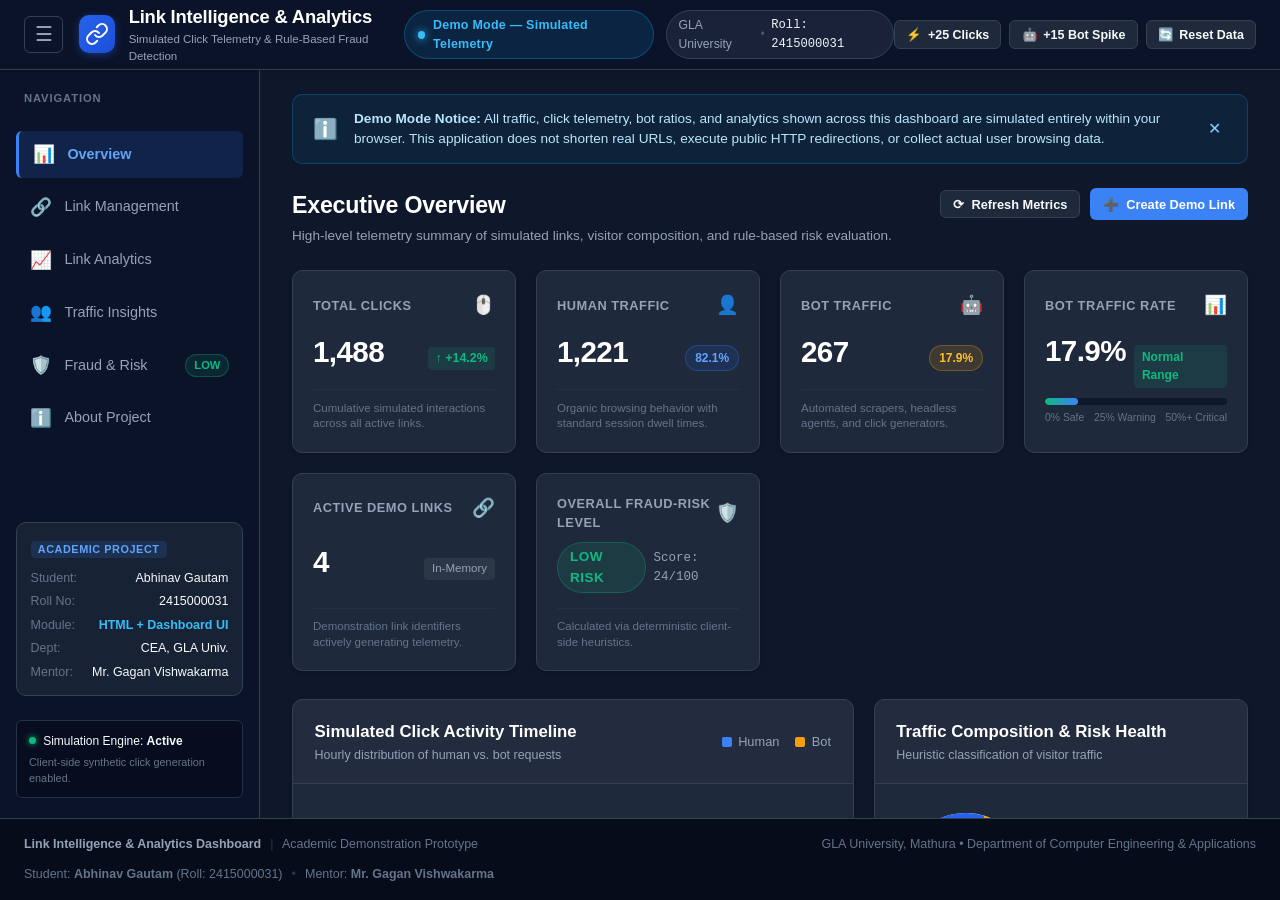
<file: index.html>
<!DOCTYPE html>
<html lang="en">
<head>
  <meta charset="UTF-8">
  <meta name="viewport" content="width=device-width, initial-scale=1.0">
  <meta name="description" content="Link Intelligence & Analytics Dashboard — A simulated client-side link telemetry and rule-based fraud risk assessment prototype developed at GLA University.">
  <meta name="author" content="Abhinav Gautam (Roll: 2415000031), GLA University, Mathura">
  <title>Link Intelligence & Analytics Dashboard | GLA University</title>
  <link rel="stylesheet" href="css/style.css">
  <link rel="icon" href="data:image/svg+xml,<svg xmlns='http://www.w3.org/2000/svg' viewBox='0 0 24 24' fill='%232563eb'><path d='M3.9 12c0-1.71 1.39-3.1 3.1-3.1h4V7H7c-2.76 0-5 2.24-5 5s2.24 5 5 5h4v-1.9H7c-1.71 0-3.1-1.39-3.1-3.1zM8 13h8v-2H8v2zm9-6h-4v1.9h4c1.71 0 3.1 1.39 3.1 3.1s-1.39 3.1-3.1 3.1h-4V17h4c2.76 0 5-2.24 5-5s-2.24-5-5-5z'/></svg>">
</head>
<body class="dashboard-body">

  <!-- ========================================================================= -->
  <!-- APPLICATION SHELL: HEADER                                                  -->
  <!-- ========================================================================= -->
  <header class="app-header" role="banner">
    <div class="header-left">
      <button type="button" class="sidebar-toggle-btn" id="sidebarToggleBtn" aria-label="Toggle navigation menu" aria-expanded="true">
        <span class="hamburger-icon" aria-hidden="true">☰</span>
      </button>
      <div class="brand-container">
        <div class="brand-icon" aria-hidden="true">
          <svg width="24" height="24" viewBox="0 0 24 24" fill="none" stroke="currentColor" stroke-width="2" stroke-linecap="round" stroke-linejoin="round">
            <path d="M10 13a5 5 0 0 0 7.54.54l3-3a5 5 0 0 0-7.07-7.07l-1.72 1.71"></path>
            <path d="M14 11a5 5 0 0 0-7.54-.54l-3 3a5 5 0 0 0 7.07 7.07l1.71-1.71"></path>
          </svg>
        </div>
        <div class="brand-text">
          <h1 class="brand-title">Link Intelligence &amp; Analytics</h1>
          <span class="brand-subtitle">Simulated Click Telemetry &amp; Rule-Based Fraud Detection</span>
        </div>
      </div>
    </div>

    <!-- Academic & Simulation Status Badges -->
    <div class="header-center">
      <div class="demo-badge-pill" role="status" title="This system operates completely in-browser without external tracking or real redirection.">
        <span class="pulse-dot" aria-hidden="true"></span>
        <span class="badge-text">Demo Mode — Simulated Telemetry</span>
      </div>
      <div class="academic-chip" title="Academic Project attribution">
        <span class="chip-label">GLA University</span>
        <span class="chip-sep" aria-hidden="true">•</span>
        <span class="chip-val">Roll: 2415000031</span>
      </div>
    </div>

    <!-- Quick Simulation Controls -->
    <div class="header-right">
      <div class="quick-simulation-actions" role="toolbar" aria-label="Quick simulation controls">
        <button type="button" class="btn btn-action-sm btn-burst" id="quickTrafficBurstBtn" title="Generate 25 simulated human and bot clicks">
          <span class="btn-icon" aria-hidden="true">⚡</span>
          <span class="btn-label">+25 Clicks</span>
        </button>
        <button type="button" class="btn btn-action-sm btn-bot-spike" id="quickBotSpikeBtn" title="Simulate an abnormal automated bot traffic surge">
          <span class="btn-icon" aria-hidden="true">🤖</span>
          <span class="btn-label">+15 Bot Spike</span>
        </button>
        <button type="button" class="btn btn-action-sm btn-reset" id="resetSimulationBtn" title="Reset all simulated traffic data to defaults">
          <span class="btn-icon" aria-hidden="true">🔄</span>
          <span class="btn-label">Reset Data</span>
        </button>
      </div>
    </div>
  </header>

  <!-- ========================================================================= -->
  <!-- APPLICATION LAYOUT CONTAINER: SIDEBAR + MAIN CONTENT                       -->
  <!-- ========================================================================= -->
  <div class="app-layout">

    <!-- ======================================================================= -->
    <!-- SIDEBAR NAVIGATION MENU                                                 -->
    <!-- ======================================================================= -->
    <aside class="app-sidebar" id="appSidebar" role="navigation" aria-label="Dashboard Navigation">
      <div class="sidebar-inner">
        <div class="sidebar-section-title">Navigation</div>
        <nav class="sidebar-nav">
          <ul class="nav-list" role="menubar">
            <li class="nav-item" role="none">
              <a href="#overview" class="nav-link active" data-target="section-overview" role="menuitem" id="nav-overview">
                <span class="nav-icon" aria-hidden="true">📊</span>
                <span class="nav-text">Overview</span>
              </a>
            </li>
            <li class="nav-item" role="none">
              <a href="#link-management" class="nav-link" data-target="section-links" role="menuitem" id="nav-links">
                <span class="nav-icon" aria-hidden="true">🔗</span>
                <span class="nav-text">Link Management</span>
              </a>
            </li>
            <li class="nav-item" role="none">
              <a href="#link-analytics" class="nav-link" data-target="section-analytics" role="menuitem" id="nav-analytics">
                <span class="nav-icon" aria-hidden="true">📈</span>
                <span class="nav-text">Link Analytics</span>
              </a>
            </li>
            <li class="nav-item" role="none">
              <a href="#traffic-insights" class="nav-link" data-target="section-traffic" role="menuitem" id="nav-traffic">
                <span class="nav-icon" aria-hidden="true">👥</span>
                <span class="nav-text">Traffic Insights</span>
              </a>
            </li>
            <li class="nav-item" role="none">
              <a href="#fraud-risk" class="nav-link" data-target="section-risk" role="menuitem" id="nav-risk">
                <span class="nav-icon" aria-hidden="true">🛡️</span>
                <span class="nav-text">Fraud &amp; Risk</span>
                <span class="nav-badge risk-indicator-pill" id="sidebarRiskBadge">Low</span>
              </a>
            </li>
            <li class="nav-item" role="none">
              <a href="#about-project" class="nav-link" data-target="section-about" role="menuitem" id="nav-about">
                <span class="nav-icon" aria-hidden="true">ℹ️</span>
                <span class="nav-text">About Project</span>
              </a>
            </li>
          </ul>
        </nav>

        <!-- Sidebar Academic Attribution Card -->
        <div class="sidebar-academic-card">
          <div class="academic-card-header">
            <span class="academic-badge-tag">Academic Project</span>
          </div>
          <div class="academic-info-block">
            <div class="info-row">
              <span class="info-label">Student:</span>
              <span class="info-value">Abhinav Gautam</span>
            </div>
            <div class="info-row">
              <span class="info-label">Roll No:</span>
              <span class="info-value">2415000031</span>
            </div>
            <div class="info-row">
              <span class="info-label">Module:</span>
              <span class="info-value highlight">HTML + Dashboard UI</span>
            </div>
            <div class="info-row">
              <span class="info-label">Dept:</span>
              <span class="info-value">CEA, GLA Univ.</span>
            </div>
            <div class="info-row">
              <span class="info-label">Mentor:</span>
              <span class="info-value">Mr. Gagan Vishwakarma</span>
            </div>
          </div>
        </div>

        <!-- Simulation Engine Status Box -->
        <div class="sidebar-status-box">
          <div class="status-indicator-line">
            <span class="status-dot green"></span>
            <span class="status-label">Simulation Engine: <strong>Active</strong></span>
          </div>
          <p class="status-note">Client-side synthetic click generation enabled.</p>
        </div>
      </div>
    </aside>

    <!-- ======================================================================= -->
    <!-- MAIN DASHBOARD CONTENT AREA                                             -->
    <!-- ======================================================================= -->
    <main class="dashboard-main" id="mainContent" role="main">

      <!-- Global Simulation Disclaimer Notice -->
      <section class="demo-notice-banner" aria-label="Simulation notice">
        <div class="banner-icon" aria-hidden="true">ℹ️</div>
        <div class="banner-content">
          <strong>Demo Mode Notice:</strong> All traffic, click telemetry, bot ratios, and analytics shown across this dashboard are simulated entirely within your browser. This application does not shorten real URLs, execute public HTTP redirections, or collect actual user browsing data.
        </div>
        <button type="button" class="banner-dismiss" id="dismissBannerBtn" aria-label="Dismiss banner">✕</button>
      </section>

      <!-- ===================================================================== -->
      <!-- SECTION 1: DASHBOARD OVERVIEW                                         -->
      <!-- ===================================================================== -->
      <section id="section-overview" class="dashboard-section active" aria-labelledby="heading-overview">
        <div class="section-header">
          <div>
            <h2 id="heading-overview" class="section-title">Executive Overview</h2>
            <p class="section-description">High-level telemetry summary of simulated links, visitor composition, and rule-based risk evaluation.</p>
          </div>
          <div class="section-actions">
            <button type="button" class="btn btn-secondary btn-sm" id="refreshOverviewBtn">
              <span class="btn-icon">⟳</span> Refresh Metrics
            </button>
            <a href="#link-management" class="btn btn-primary btn-sm nav-shortcut-btn" data-target="section-links">
              <span class="btn-icon">➕</span> Create Demo Link
            </a>
          </div>
        </div>

        <!-- Metric Summary Cards Grid -->
        <div class="metrics-grid">
          
          <!-- Card 1: Total Clicks -->
          <article class="metric-card" id="cardTotalClicks">
            <div class="metric-card-header">
              <span class="metric-title">Total Clicks</span>
              <span class="metric-icon" aria-hidden="true">🖱️</span>
            </div>
            <div class="metric-value-container">
              <span class="metric-value" id="metricTotalClicks">1,482</span>
              <span class="metric-trend positive" id="metricClicksTrend" title="Simulated change vs previous period">
                <span class="trend-arrow">↑</span> +14.2%
              </span>
            </div>
            <div class="metric-card-footer">
              <span class="metric-subtext">Cumulative simulated interactions across all active links.</span>
            </div>
          </article>

          <!-- Card 2: Human Traffic -->
          <article class="metric-card" id="cardHumanTraffic">
            <div class="metric-card-header">
              <span class="metric-title">Human Traffic</span>
              <span class="metric-icon" aria-hidden="true">👤</span>
            </div>
            <div class="metric-value-container">
              <span class="metric-value" id="metricHumanTraffic">1,218</span>
              <span class="metric-pill pill-human" id="metricHumanShare">82.2%</span>
            </div>
            <div class="metric-card-footer">
              <span class="metric-subtext">Organic browsing behavior with standard session dwell times.</span>
            </div>
          </article>

          <!-- Card 3: Bot Traffic -->
          <article class="metric-card" id="cardBotTraffic">
            <div class="metric-card-header">
              <span class="metric-title">Bot Traffic</span>
              <span class="metric-icon" aria-hidden="true">🤖</span>
            </div>
            <div class="metric-value-container">
              <span class="metric-value" id="metricBotTraffic">264</span>
              <span class="metric-pill pill-bot" id="metricBotShare">17.8%</span>
            </div>
            <div class="metric-card-footer">
              <span class="metric-subtext">Automated scrapers, headless agents, and click generators.</span>
            </div>
          </article>

          <!-- Card 4: Bot Traffic Percentage & Meter -->
          <article class="metric-card" id="cardBotPercentage">
            <div class="metric-card-header">
              <span class="metric-title">Bot Traffic Rate</span>
              <span class="metric-icon" aria-hidden="true">📊</span>
            </div>
            <div class="metric-value-container">
              <span class="metric-value" id="metricBotPercentage">17.8%</span>
              <span class="status-tag status-normal" id="metricBotStatusTag">Normal Range</span>
            </div>
            <div class="metric-meter-container">
              <div class="meter-bar-track" role="progressbar" aria-valuenow="18" aria-valuemin="0" aria-valuemax="100" id="botRatioProgressBar">
                <div class="meter-bar-fill fill-normal" id="botRatioProgressFill" style="width: 17.8%;"></div>
              </div>
              <div class="meter-labels">
                <span>0% Safe</span>
                <span>25% Warning</span>
                <span>50%+ Critical</span>
              </div>
            </div>
          </article>

          <!-- Card 5: Active / Tracked Demo Links -->
          <article class="metric-card" id="cardActiveLinks">
            <div class="metric-card-header">
              <span class="metric-title">Active Demo Links</span>
              <span class="metric-icon" aria-hidden="true">🔗</span>
            </div>
            <div class="metric-value-container">
              <span class="metric-value" id="metricActiveLinks">4</span>
              <span class="metric-chip">In-Memory</span>
            </div>
            <div class="metric-card-footer">
              <span class="metric-subtext">Demonstration link identifiers actively generating telemetry.</span>
            </div>
          </article>

          <!-- Card 6: Overall Fraud-Risk Level -->
          <article class="metric-card" id="cardRiskLevel">
            <div class="metric-card-header">
              <span class="metric-title">Overall Fraud-Risk Level</span>
              <span class="metric-icon" aria-hidden="true">🛡️</span>
            </div>
            <div class="metric-value-container">
              <span class="metric-badge-risk risk-low" id="metricRiskBadge">LOW RISK</span>
              <span class="metric-score" id="metricRiskScore">Score: 16/100</span>
            </div>
            <div class="metric-card-footer">
              <span class="metric-subtext">Calculated via deterministic client-side heuristics.</span>
            </div>
          </article>

        </div>

        <!-- Overview Quick Visualizations Grid -->
        <div class="overview-visuals-grid">
          
          <!-- Visual 1: Realtime Click Activity Stream -->
          <div class="card visual-card">
            <div class="card-header">
              <div class="card-title-group">
                <h3 class="card-title">Simulated Click Activity Timeline</h3>
                <span class="card-subtitle">Hourly distribution of human vs. bot requests</span>
              </div>
              <div class="legend-group">
                <span class="legend-item"><span class="legend-color legend-blue"></span> Human</span>
                <span class="legend-item"><span class="legend-color legend-amber"></span> Bot</span>
              </div>
            </div>
            <div class="card-body">
              <div class="chart-container" id="overviewTimelineContainer">
                <!-- SVG / Canvas Chart Hook -->
                <canvas id="overviewTimelineCanvas" width="600" height="220" class="responsive-chart-canvas" aria-label="Click Activity Timeline Chart" role="img"></canvas>
              </div>
            </div>
          </div>

          <!-- Visual 2: Traffic Composition Donut & Risk Breakdown -->
          <div class="card visual-card">
            <div class="card-header">
              <div class="card-title-group">
                <h3 class="card-title">Traffic Composition &amp; Risk Health</h3>
                <span class="card-subtitle">Heuristic classification of visitor traffic</span>
              </div>
            </div>
            <div class="card-body">
              <div class="composition-wrapper">
                <div class="donut-chart-box" id="overviewDonutContainer">
                  <svg viewBox="0 0 160 160" class="donut-svg" aria-label="Traffic Composition Donut" role="img">
                    <circle cx="80" cy="80" r="60" class="donut-ring" fill="none" stroke="#e2e8f0" stroke-width="24"></circle>
                    <circle cx="80" cy="80" r="60" class="donut-segment segment-human" id="donutSegmentHuman" fill="none" stroke="#2563eb" stroke-width="24" stroke-dasharray="310 377" stroke-dashoffset="0"></circle>
                    <circle cx="80" cy="80" r="60" class="donut-segment segment-bot" id="donutSegmentBot" fill="none" stroke="#f59e0b" stroke-width="24" stroke-dasharray="67 377" stroke-dashoffset="-310"></circle>
                    <text x="80" y="75" text-anchor="middle" class="donut-center-val" id="donutCenterPct">82%</text>
                    <text x="80" y="95" text-anchor="middle" class="donut-center-lbl">Human</text>
                  </svg>
                </div>
                <div class="composition-breakdown-list">
                  <div class="breakdown-item">
                    <div class="item-header">
                      <span class="item-dot dot-human"></span>
                      <span class="item-name">Legitimate Human</span>
                      <span class="item-val" id="compHumanCount">1,218</span>
                    </div>
                    <div class="item-bar"><div class="item-bar-inner bar-human" id="compHumanBar" style="width: 82.2%;"></div></div>
                  </div>
                  <div class="breakdown-item">
                    <div class="item-header">
                      <span class="item-dot dot-bot"></span>
                      <span class="item-name">Automated Bots</span>
                      <span class="item-val" id="compBotCount">264</span>
                    </div>
                    <div class="item-bar"><div class="item-bar-inner bar-bot" id="compBotBar" style="width: 17.8%;"></div></div>
                  </div>
                  <div class="breakdown-item">
                    <div class="item-header">
                      <span class="item-dot dot-flagged"></span>
                      <span class="item-name">Suspicious Anomalies</span>
                      <span class="item-val" id="compFlaggedCount">19</span>
                    </div>
                    <div class="item-bar"><div class="item-bar-inner bar-flagged" id="compFlaggedBar" style="width: 1.3%;"></div></div>
                  </div>
                </div>
              </div>
            </div>
          </div>

        </div>
      </section>

      <!-- ===================================================================== -->
      <!-- SECTION 2: LINK CREATION & MANAGEMENT                                 -->
      <!-- ===================================================================== -->
      <section id="section-links" class="dashboard-section" aria-labelledby="heading-links">
        <div class="section-header">
          <div>
            <h2 id="heading-links" class="section-title">Link Creation &amp; Management</h2>
            <p class="section-description">Simulate the generation of tracked short links and inspect per-link traffic telemetry.</p>
          </div>
        </div>

        <!-- Link Generator Form Card -->
        <div class="card creation-card">
          <div class="card-header">
            <div class="card-title-group">
              <h3 class="card-title">Generate Simulated Demo Link</h3>
              <span class="card-subtitle">Create a client-side tracked identifier to demonstrate telemetry modeling.</span>
            </div>
            <div class="card-disclaimer-pill">
              <span class="icon">ℹ️</span> No actual URL redirection is performed
            </div>
          </div>
          <div class="card-body">
            
            <form id="linkCreationForm" class="link-form" novalidate>
              
              <div class="form-row form-row-main">
                <div class="form-group flex-grow">
                  <label for="destinationUrlInput" class="form-label">
                    Destination Target URL <span class="required" aria-hidden="true">*</span>
                  </label>
                  <div class="input-with-icon">
                    <span class="input-icon" aria-hidden="true">🌐</span>
                    <input 
                      type="url" 
                      id="destinationUrlInput" 
                      name="destinationUrl" 
                      class="form-control" 
                      placeholder="https://example.com/research-paper" 
                      required 
                      aria-required="true"
                      aria-describedby="urlInputHelp urlValidationFeedback">
                  </div>
                  <span id="urlInputHelp" class="form-text">Enter any valid hypothetical destination URL for synthetic tracking.</span>
                </div>

                <div class="form-group">
                  <label for="linkCategorySelect" class="form-label">Campaign Type / Risk Profile</label>
                  <select id="linkCategorySelect" name="linkCategory" class="form-select">
                    <option value="research">Academic / Research (Low Bot Propensity)</option>
                    <option value="social" selected>Social Media Campaign (Moderate Bot Propensity)</option>
                    <option value="marketing">Affiliate Marketing (Elevated Scraper Propensity)</option>
                    <option value="direct">Direct Outreach (High Human Concentration)</option>
                  </select>
                </div>

                <div class="form-group">
                  <label for="linkTagInput" class="form-label">Reference Label / Tag</label>
                  <input 
                    type="text" 
                    id="linkTagInput" 
                    name="linkTag" 
                    class="form-control" 
                    placeholder="e.g. GLA-Paper-2026" 
                    maxlength="30">
                </div>
              </div>

              <!-- Quick URL Pre-fills for Testing Convenience -->
              <div class="quick-preset-row">
                <span class="preset-label">Quick Pre-fill Demos:</span>
                <button type="button" class="btn-preset" data-url="https://glauniversity.in/academics/computer-engineering" data-category="research" data-tag="GLA-CEA-Portal">GLA University CEA</button>
                <button type="button" class="btn-preset" data-url="https://github.com/abhinav/link-intelligence" data-category="direct" data-tag="GitHub-Repo">GitHub Repository</button>
                <button type="button" class="btn-preset" data-url="https://news.ycombinator.com/item?id=381920" data-category="social" data-tag="TechForum-Post">Tech Community</button>
              </div>

              <!-- Form Submission Buttons -->
              <div class="form-actions-row">
                <button type="submit" class="btn btn-primary" id="generateDemoLinkBtn">
                  <span class="btn-icon">⚡</span> Generate Demo Link
                </button>
                <button type="reset" class="btn btn-secondary" id="resetFormBtn">Clear Form</button>
              </div>

              <!-- Accessible Live Validation Container -->
              <div id="urlValidationFeedback" class="feedback-alert" role="alert" aria-live="polite" style="display: none;"></div>
            </form>

            <!-- Results Card: Shown dynamically when a link is generated -->
            <div id="generatedLinkResultCard" class="generated-result-card" style="display: none;" aria-live="polite">
              <div class="result-header">
                <span class="result-badge-success">✓ Demo Link Created Successfully</span>
                <span class="result-timestamp" id="resultTimestamp">Just now</span>
              </div>
              <div class="result-body">
                <div class="result-link-display">
                  <span class="short-url-label">Simulated Link:</span>
                  <code class="short-url-code" id="resultShortUrl">https://demo.link/glx-921</code>
                  <button type="button" class="btn btn-sm btn-copy" id="copyShortUrlBtn" title="Copy simulated link to clipboard">
                    <span class="copy-icon">📋</span> Copy
                  </button>
                </div>
                <div class="result-destination-display">
                  <span class="dest-label">Original Destination:</span>
                  <span class="dest-url" id="resultDestinationUrl">https://example.com/target</span>
                </div>
              </div>
              <div class="result-actions-bar">
                <span class="action-prompt">Test Telemetry Simulator on this Link:</span>
                <button type="button" class="btn btn-sm btn-simulate-click" id="simulateSingleClickBtn" data-link-id="">
                  🖱️ Simulate 1 Human Click
                </button>
                <button type="button" class="btn btn-sm btn-simulate-bot" id="simulateSingleBotBtn" data-link-id="">
                  🤖 Simulate 1 Bot Request
                </button>
                <button type="button" class="btn btn-sm btn-simulate-burst" id="simulateBurstBtn" data-link-id="">
                  ⚡ Simulate 10x Mixed Burst
                </button>
              </div>
            </div>

          </div>
        </div>

        <!-- Managed Demo Links Table Card -->
        <div class="card table-card">
          <div class="card-header">
            <div class="card-title-group">
              <h3 class="card-title">Tracked Demo Links Catalog</h3>
              <span class="card-subtitle">List of simulated links currently tracked in memory.</span>
            </div>
            <div class="table-controls">
              <input type="search" id="linkTableSearch" class="form-control form-control-sm" placeholder="Search by URL or Tag..." aria-label="Search links table">
              <select id="linkTableFilter" class="form-select form-select-sm" aria-label="Filter by risk category">
                <option value="all">All Risk Levels</option>
                <option value="low">Low Risk Only</option>
                <option value="medium">Medium Risk Only</option>
                <option value="high">High Risk Only</option>
              </select>
            </div>
          </div>
          <div class="card-body p-0">
            <div class="table-responsive">
              <table class="data-table" id="demoLinksTable" aria-label="Simulated demo links table">
                <thead>
                  <tr>
                    <th scope="col">Destination URL</th>
                    <th scope="col">Demo Short Link</th>
                    <th scope="col">Campaign Tag</th>
                    <th scope="col" class="text-right">Total Clicks</th>
                    <th scope="col" class="text-right">Human</th>
                    <th scope="col" class="text-right">Bots</th>
                    <th scope="col" class="text-center">Bot Rate</th>
                    <th scope="col" class="text-center">Risk Level</th>
                    <th scope="col" class="text-center">Simulate Action</th>
                  </tr>
                </thead>
                <tbody id="linkTableBody">
                  <!-- Populated dynamically by JS simulation engine -->
                </tbody>
              </table>

              <!-- Empty State Container -->
              <div id="emptyLinkState" class="empty-state-container" style="display: none;">
                <div class="empty-icon" aria-hidden="true">🔗</div>
                <h4 class="empty-title">No Demo Links Found</h4>
                <p class="empty-desc">Create your first simulated link above or reset to sample demo data.</p>
                <button type="button" class="btn btn-primary btn-sm" id="loadSampleLinksBtn">Load Sample Links</button>
              </div>
            </div>
          </div>
        </div>
      </section>

      <!-- ===================================================================== -->
      <!-- SECTION 3: LINK ANALYTICS                                             -->
      <!-- ===================================================================== -->
      <section id="section-analytics" class="dashboard-section" aria-labelledby="heading-analytics">
        <div class="section-header">
          <div>
            <h2 id="heading-analytics" class="section-title">Link Analytics &amp; Deep-Dive</h2>
            <p class="section-description">Detailed time-series telemetry and performance indicators for individual or aggregated demo links.</p>
          </div>
          <div class="section-actions">
            <label for="analyticsLinkSelector" class="selector-label">Filter by Link:</label>
            <select id="analyticsLinkSelector" class="form-select form-select-sm" aria-label="Select demo link for deep-dive analytics">
              <option value="all" selected>All Tracked Links (Aggregate Telemetry)</option>
              <!-- Options populated dynamically -->
            </select>
          </div>
        </div>

        <!-- Selected Link Performance Stat Cards -->
        <div class="sub-metrics-grid">
          <div class="sub-metric-card">
            <span class="sub-metric-label">Simulated Velocity</span>
            <span class="sub-metric-val" id="analyticsVelocity">14.6 clicks/min</span>
            <span class="sub-metric-hint">Current rolling arrival rate</span>
          </div>
          <div class="sub-metric-card">
            <span class="sub-metric-label">Avg. Dwell Time</span>
            <span class="sub-metric-val" id="analyticsDwell">42.8 sec</span>
            <span class="sub-metric-hint">Human visitor session length</span>
          </div>
          <div class="sub-metric-card">
            <span class="sub-metric-label">Bounce Propensity</span>
            <span class="sub-metric-val" id="analyticsBounce">28.4%</span>
            <span class="sub-metric-hint">Single-event interaction rate</span>
          </div>
          <div class="sub-metric-card">
            <span class="sub-metric-label">Peak Velocity Timestamp</span>
            <span class="sub-metric-val" id="analyticsPeak">14:20:00 UTC</span>
            <span class="sub-metric-hint">Largest simulated request burst</span>
          </div>
        </div>

        <!-- Charts Container for Link Analytics -->
        <div class="analytics-charts-grid">
          
          <!-- Chart A: Interactive Time-Series -->
          <div class="card chart-card-lg">
            <div class="card-header">
              <div class="card-title-group">
                <h3 class="card-title">Click Volume Over Simulated Timeline</h3>
                <span class="card-subtitle">Telemetry trend over successive measurement intervals</span>
              </div>
              <div class="time-range-toggles" role="group" aria-label="Timeframe selection">
                <button type="button" class="btn-time active" data-range="1h">1 Hour</button>
                <button type="button" class="btn-time" data-range="6h">6 Hours</button>
                <button type="button" class="btn-time" data-range="24h">24 Hours</button>
              </div>
            </div>
            <div class="card-body">
              <div class="chart-container" id="analyticsTimeSeriesContainer">
                <canvas id="analyticsTimeSeriesCanvas" width="750" height="260" class="responsive-chart-canvas" aria-label="Time Series Analytics Chart" role="img"></canvas>
              </div>
            </div>
          </div>

          <!-- Chart B: Device & Operating Environment Breakdown -->
          <div class="card">
            <div class="card-header">
              <div class="card-title-group">
                <h3 class="card-title">User-Agent &amp; Device Breakdown</h3>
                <span class="card-subtitle">Synthesized client software fingerprints</span>
              </div>
            </div>
            <div class="card-body">
              <div class="device-list" id="deviceBreakdownList">
                <div class="device-row">
                  <div class="device-info">
                    <span class="device-icon">💻</span>
                    <span class="device-name">Desktop (Chrome / Edge / Firefox)</span>
                  </div>
                  <span class="device-pct" id="pctDesktop">58.4%</span>
                  <div class="device-bar-track"><div class="device-bar-fill" id="fillDesktop" style="width: 58.4%;"></div></div>
                </div>
                <div class="device-row">
                  <div class="device-info">
                    <span class="device-icon">📱</span>
                    <span class="device-name">Mobile (Safari iOS / Android Chrome)</span>
                  </div>
                  <span class="device-pct" id="pctMobile">23.8%</span>
                  <div class="device-bar-track"><div class="device-bar-fill" id="fillMobile" style="width: 23.8%;"></div></div>
                </div>
                <div class="device-row">
                  <div class="device-info">
                    <span class="device-icon">🤖</span>
                    <span class="device-name">Headless Scrapers (Puppeteer / Curl / Python)</span>
                  </div>
                  <span class="device-pct alert" id="pctHeadless">14.6%</span>
                  <div class="device-bar-track"><div class="device-bar-fill fill-bot" id="fillHeadless" style="width: 14.6%;"></div></div>
                </div>
                <div class="device-row">
                  <div class="device-info">
                    <span class="device-icon">🔍</span>
                    <span class="device-name">Known Search Engine Crawlers (Googlebot / Bing)</span>
                  </div>
                  <span class="device-pct" id="pctCrawlers">3.2%</span>
                  <div class="device-bar-track"><div class="device-bar-fill fill-crawler" id="fillCrawlers" style="width: 3.2%;"></div></div>
                </div>
              </div>
            </div>
          </div>

        </div>
      </section>

      <!-- ===================================================================== -->
      <!-- SECTION 4: TRAFFIC INSIGHTS                                           -->
      <!-- ===================================================================== -->
      <section id="section-traffic" class="dashboard-section" aria-labelledby="heading-traffic">
        <div class="section-header">
          <div>
            <h2 id="heading-traffic" class="section-title">Traffic Insights &amp; Demographics</h2>
            <p class="section-description">Deep inspection of simulated traffic origins, referrer channels, and anomaly clustering.</p>
          </div>
        </div>

        <div class="insights-grid">
          
          <!-- Card 1: Referrer Source Distribution -->
          <div class="card">
            <div class="card-header">
              <div class="card-title-group">
                <h3 class="card-title">Referrer Source Channels</h3>
                <span class="card-subtitle">Origin points of synthetic link requests</span>
              </div>
            </div>
            <div class="card-body">
              <div class="referrer-list" id="referrerDistributionList">
                <div class="referrer-item">
                  <div class="referrer-meta">
                    <span class="ref-channel">Direct / Bookmarked</span>
                    <span class="ref-count" id="refDirectCount">492 clicks (33.2%)</span>
                  </div>
                  <div class="referrer-bar-track"><div class="referrer-bar-fill" style="width: 33.2%;"></div></div>
                </div>
                <div class="referrer-item">
                  <div class="referrer-meta">
                    <span class="ref-channel">Academic &amp; Research Portals</span>
                    <span class="ref-count" id="refAcademicCount">388 clicks (26.2%)</span>
                  </div>
                  <div class="referrer-bar-track"><div class="referrer-bar-fill" style="width: 26.2%;"></div></div>
                </div>
                <div class="referrer-item">
                  <div class="referrer-meta">
                    <span class="ref-channel">Social Media Networks</span>
                    <span class="ref-count" id="refSocialCount">312 clicks (21.1%)</span>
                  </div>
                  <div class="referrer-bar-track"><div class="referrer-bar-fill" style="width: 21.1%;"></div></div>
                </div>
                <div class="referrer-item">
                  <div class="referrer-meta">
                    <span class="ref-channel">Search Engines (Organic)</span>
                    <span class="ref-count" id="refSearchCount">210 clicks (14.2%)</span>
                  </div>
                  <div class="referrer-bar-track"><div class="referrer-bar-fill" style="width: 14.2%;"></div></div>
                </div>
                <div class="referrer-item">
                  <div class="referrer-meta">
                    <span class="ref-channel alert">Spoofed / Stripped Referrer Headers (Bots)</span>
                    <span class="ref-count alert" id="refSpoofedCount">80 clicks (5.4%)</span>
                  </div>
                  <div class="referrer-bar-track"><div class="referrer-bar-fill fill-bot" style="width: 5.4%;"></div></div>
                </div>
              </div>
            </div>
          </div>

          <!-- Card 2: Simulated Regional Telemetry -->
          <div class="card">
            <div class="card-header">
              <div class="card-title-group">
                <h3 class="card-title">Simulated Geographic Hubs</h3>
                <span class="card-subtitle">Synthesized IP origin clusters and anomaly flags</span>
              </div>
            </div>
            <div class="card-body">
              <div class="geo-table-wrapper">
                <table class="geo-table" aria-label="Simulated geographic traffic table">
                  <thead>
                    <tr>
                      <th scope="col">Region Hub</th>
                      <th scope="col" class="text-right">Clicks</th>
                      <th scope="col" class="text-right">Bot Share</th>
                      <th scope="col" class="text-center">Flag Status</th>
                    </tr>
                  </thead>
                  <tbody id="geoTableBody">
                    <tr>
                      <td>🇮🇳 India (North / Mathura &amp; NCR)</td>
                      <td class="text-right">612</td>
                      <td class="text-right">8.4%</td>
                      <td class="text-center"><span class="badge-status-ok">Normal</span></td>
                    </tr>
                    <tr>
                      <td>🇺🇸 North America (East &amp; West)</td>
                      <td class="text-right">420</td>
                      <td class="text-right">16.2%</td>
                      <td class="text-center"><span class="badge-status-ok">Normal</span></td>
                    </tr>
                    <tr>
                      <td>🇪🇺 Western Europe</td>
                      <td class="text-right">248</td>
                      <td class="text-right">14.1%</td>
                      <td class="text-center"><span class="badge-status-ok">Normal</span></td>
                    </tr>
                    <tr>
                      <td>🌐 Data Center Subnets (AWS / Hetzner / OVH)</td>
                      <td class="text-right">142</td>
                      <td class="text-right">84.5%</td>
                      <td class="text-center"><span class="badge-status-warn">Cloud Proxy</span></td>
                    </tr>
                    <tr>
                      <td>🏴 Anonymous Tor Exit Relays</td>
                      <td class="text-right">60</td>
                      <td class="text-right">92.0%</td>
                      <td class="text-center"><span class="badge-status-danger">High Risk</span></td>
                    </tr>
                  </tbody>
                </table>
              </div>
            </div>
          </div>

        </div>
      </section>

      <!-- ===================================================================== -->
      <!-- SECTION 5: FRAUD & RISK ASSESSMENT                                    -->
      <!-- ===================================================================== -->
      <section id="section-risk" class="dashboard-section" aria-labelledby="heading-risk">
        <div class="section-header">
          <div>
            <h2 id="heading-risk" class="section-title">Rule-Based Fraud-Risk Engine</h2>
            <p class="section-description">Transparent, deterministic client-side heuristics evaluating simulated clickstream anomalies without proprietary black-boxes.</p>
          </div>
          <div class="section-actions">
            <button type="button" class="btn btn-danger btn-sm" id="triggerBotSpikeActionBtn">
              <span class="btn-icon">⚡</span> Trigger Bot Wave
            </button>
          </div>
        </div>

        <!-- Overall Risk Scorecard Hero Banner -->
        <div class="risk-hero-card" id="riskHeroCard">
          <div class="risk-score-display">
            <div class="risk-score-circle" id="riskScoreCircle">
              <span class="score-number" id="riskHeroScoreNumber">16</span>
              <span class="score-denom">/ 100</span>
            </div>
            <div class="risk-status-info">
              <div class="status-badge-row">
                <span class="risk-badge-lg badge-low" id="riskHeroBadge">LOW RISK STATUS</span>
                <span class="engine-tag">Deterministic Engine Active</span>
              </div>
              <p class="risk-summary-text" id="riskSummaryText">
                Simulated traffic exhibits normal human browsing patterns. The bot-to-human ratio is below threshold limits, and no persistent rapid-fire click bursts or anomalous user-agent clusters were detected.
              </p>
            </div>
          </div>
        </div>

        <!-- Heuristics Rules Matrix -->
        <div class="card rules-matrix-card">
          <div class="card-header">
            <div class="card-title-group">
              <h3 class="card-title">Heuristic Rules Evaluation Matrix</h3>
              <span class="card-subtitle">Deterministic conditions evaluated on every incoming simulated event</span>
            </div>
          </div>
          <div class="card-body">
            <div class="rules-grid">

              <!-- Rule 1 -->
              <div class="rule-card" id="ruleCardBotRatio">
                <div class="rule-header">
                  <span class="rule-tag">Rule #1</span>
                  <span class="rule-status-badge status-pass" id="ruleStatusBotRatio">PASS</span>
                </div>
                <h4 class="rule-title">Automated Bot Ratio Threshold</h4>
                <p class="rule-desc">Flags when simulated bot events exceed safe baselines for the selected campaign category.</p>
                <div class="rule-condition">
                  <strong>Thresholds:</strong> &gt;25% Warning • &gt;45% High Risk
                </div>
                <div class="rule-current-val">
                  Current Ratio: <strong id="ruleValBotRatio">17.8%</strong>
                </div>
              </div>

              <!-- Rule 2 -->
              <div class="rule-card" id="ruleCardVelocity">
                <div class="rule-header">
                  <span class="rule-tag">Rule #2</span>
                  <span class="rule-status-badge status-pass" id="ruleStatusVelocity">PASS</span>
                </div>
                <h4 class="rule-title">High-Frequency Click Burst Velocity</h4>
                <p class="rule-desc">Detects unnatural clusters of requests arriving within microsecond windows from identical origins.</p>
                <div class="rule-condition">
                  <strong>Thresholds:</strong> &gt;12 clicks/3-sec window
                </div>
                <div class="rule-current-val">
                  Peak Burst: <strong id="ruleValVelocity">4 clicks/3-sec</strong>
                </div>
              </div>

              <!-- Rule 3 -->
              <div class="rule-card" id="ruleCardUserAgent">
                <div class="rule-header">
                  <span class="rule-tag">Rule #3</span>
                  <span class="rule-status-badge status-pass" id="ruleStatusUserAgent">PASS</span>
                </div>
                <h4 class="rule-title">Headless User-Agent Signatures</h4>
                <p class="rule-desc">Flags known automated web scrapers, crawler libraries (Python-requests, Curl, Puppeteer) lacking standard headers.</p>
                <div class="rule-condition">
                  <strong>Thresholds:</strong> &gt;15% scraper presence
                </div>
                <div class="rule-current-val">
                  Headless Presence: <strong id="ruleValUserAgent">14.6%</strong>
                </div>
              </div>

              <!-- Rule 4 -->
              <div class="rule-card" id="ruleCardIpConcentration">
                <div class="rule-header">
                  <span class="rule-tag">Rule #4</span>
                  <span class="rule-status-badge status-pass" id="ruleStatusIpConcentration">PASS</span>
                </div>
                <h4 class="rule-title">Subnet IP Concentration</h4>
                <p class="rule-desc">Identifies suspicious pooling of repetitive clicks from identical simulated /24 CIDR subnets or proxy exit nodes.</p>
                <div class="rule-condition">
                  <strong>Thresholds:</strong> &gt;20 clicks from single /24
                </div>
                <div class="rule-current-val">
                  Max Subnet Pool: <strong id="ruleValIpConcentration">7 clicks</strong>
                </div>
              </div>

            </div>
          </div>
        </div>

        <!-- Live Suspicious Activity Audit Stream -->
        <div class="card audit-card">
          <div class="card-header">
            <div class="card-title-group">
              <h3 class="card-title">Suspicious Click Audit Trail</h3>
              <span class="card-subtitle">Realtime chronological feed of synthetic events flagged by heuristic rules</span>
            </div>
            <button type="button" class="btn btn-secondary btn-sm" id="clearAuditLogBtn">Clear Log</button>
          </div>
          <div class="card-body p-0">
            <div class="table-responsive">
              <table class="data-table audit-table" aria-label="Suspicious click audit log">
                <thead>
                  <tr>
                    <th scope="col">Timestamp</th>
                    <th scope="col">Demo Link ID</th>
                    <th scope="col">Simulated Origin IP</th>
                    <th scope="col">User-Agent Profile</th>
                    <th scope="col">Triggered Rule</th>
                    <th scope="col" class="text-center">Severity</th>
                  </tr>
                </thead>
                <tbody id="suspiciousEventsTableBody">
                  <!-- Populated dynamically by RiskEngine -->
                </tbody>
              </table>
            </div>
          </div>
        </div>

        <div class="transparency-note">
          <strong>Academic Transparency Statement:</strong> The risk scores and audit entries displayed above are produced by an open-source, deterministic rule engine running locally in your browser. No external API calls, tracking cookies, machine-learning cloud services, or real fraud enforcement actions take place.
        </div>
      </section>

      <!-- ===================================================================== -->
      <!-- SECTION 6: ABOUT PROJECT & ACADEMIC ATTRIBUTION                       -->
      <!-- ===================================================================== -->
      <section id="section-about" class="dashboard-section" aria-labelledby="heading-about">
        <div class="section-header">
          <div>
            <h2 id="heading-about" class="section-title">About Project &amp; Academic Documentation</h2>
            <p class="section-description">Project overview, academic credentials, and team division of responsibilities.</p>
          </div>
        </div>

        <!-- Academic Credentials Hero -->
        <div class="academic-hero-card">
          <div class="uni-brand-header">
            <div class="uni-logo-placeholder" aria-hidden="true">🏛️</div>
            <div class="uni-text">
              <h3 class="uni-name">GLA University, Mathura</h3>
              <p class="uni-dept">Department of Computer Engineering &amp; Applications</p>
            </div>
          </div>
          <div class="academic-details-grid">
            <div class="cred-item">
              <span class="cred-label">Project Title:</span>
              <strong class="cred-value">Link Intelligence and Analytics Dashboard</strong>
            </div>
            <div class="cred-item">
              <span class="cred-label">Student Name:</span>
              <strong class="cred-value">Abhinav Gautam</strong>
            </div>
            <div class="cred-item">
              <span class="cred-label">University Roll Number:</span>
              <strong class="cred-value">2415000031</strong>
            </div>
            <div class="cred-item">
              <span class="cred-label">Assigned Module:</span>
              <strong class="cred-value highlight">HTML + Dashboard UI</strong>
            </div>
            <div class="cred-item">
              <span class="cred-label">Faculty Mentor:</span>
              <strong class="cred-value">Mr. Gagan Vishwakarma</strong>
            </div>
            <div class="cred-item">
              <span class="cred-label">Execution Environment:</span>
              <strong class="cred-value">100% Client-Side Web Application</strong>
            </div>
          </div>
        </div>

        <!-- Project Synopsis Card -->
        <div class="card info-card">
          <div class="card-header">
            <h3 class="card-title">Official Project Synopsis</h3>
          </div>
          <div class="card-body synopsis-body">
            <p class="lead-text">
              I am developing a web-based dashboard that demonstrates link intelligence, simulated link analytics, and rule-based fraud-risk assessment. The system generates simulated click and bot-traffic data entirely on the client side. It does not perform real URL shortening or redirection, collect real user traffic, or require a backend server.
            </p>
            <p>
              My responsibility is to implement the HTML structure and dashboard UI foundation. Other team members are responsible for CSS and responsive styling, JavaScript-based click/bot traffic simulation, and charts/analytics plus the fraud-risk rules engine.
            </p>
          </div>
        </div>

        <!-- Team Responsibility Matrix -->
        <div class="card info-card">
          <div class="card-header">
            <h3 class="card-title">Team Division of Responsibilities</h3>
          </div>
          <div class="card-body p-0">
            <div class="table-responsive">
              <table class="data-table" aria-label="Team responsibilities matrix">
                <thead>
                  <tr>
                    <th scope="col">Module / Responsibility</th>
                    <th scope="col">Owner</th>
                    <th scope="col">Deliverables &amp; Code Surface</th>
                    <th scope="col">Integration Surface</th>
                  </tr>
                </thead>
                <tbody>
                  <tr class="highlight-my-row">
                    <td><strong>HTML + Dashboard UI</strong></td>
                    <td><span class="badge-self">Abhinav Gautam (2415000031)</span></td>
                    <td>Semantic HTML5 shell, navigation, metric cards, URL creation form, tables, analytics containers, fraud-risk panels, ARIA accessibility.</td>
                    <td><code>index.html</code>, DOM IDs, semantic tags, data attributes</td>
                  </tr>
                  <tr>
                    <td><strong>CSS &amp; Responsive Styling</strong></td>
                    <td>Teammate (CSS Lead)</td>
                    <td>Modern UI design system, responsive flexbox &amp; CSS grid layouts, color palettes, dark/light accents, mobile responsiveness.</td>
                    <td><code>css/style.css</code></td>
                  </tr>
                  <tr>
                    <td><strong>Traffic Simulation Engine</strong></td>
                    <td>Teammate (Simulation Lead)</td>
                    <td>Client-side clickstream generation, synthetic bot &amp; human traffic algorithms, randomized user agents, referrers, and burst events.</td>
                    <td><code>js/simulation.js</code></td>
                  </tr>
                  <tr>
                    <td><strong>Analytics &amp; Fraud-Risk Engine</strong></td>
                    <td>Teammate (Analytics Lead)</td>
                    <td>Time-series chart rendering (Canvas/SVG), ratio calculations, and transparent heuristic rule evaluation for risk scoring.</td>
                    <td><code>js/analytics.js</code>, <code>js/risk-engine.js</code></td>
                  </tr>
                </tbody>
              </table>
            </div>
          </div>
        </div>

      </section>

    </main>
  </div>

  <!-- ========================================================================= -->
  <!-- APPLICATION FOOTER                                                        -->
  <!-- ========================================================================= -->
  <footer class="app-footer" role="contentinfo">
    <div class="footer-container">
      <div class="footer-left">
        <span class="footer-title">Link Intelligence &amp; Analytics Dashboard</span>
        <span class="footer-sep">|</span>
        <span class="footer-sub">Academic Demonstration Prototype</span>
      </div>
      <div class="footer-center">
        <span>GLA University, Mathura • Department of Computer Engineering &amp; Applications</span>
      </div>
      <div class="footer-right">
        <span>Student: <strong>Abhinav Gautam</strong> (Roll: 2415000031)</span>
        <span class="footer-sep">•</span>
        <span>Mentor: <strong>Mr. Gagan Vishwakarma</strong></span>
      </div>
    </div>
  </footer>

  <!-- Application Scripts -->
  <script src="js/simulation.js"></script>
  <script src="js/risk-engine.js"></script>
  <script src="js/analytics.js"></script>
  <script src="js/app.js"></script>
</body>
</html>
</file>
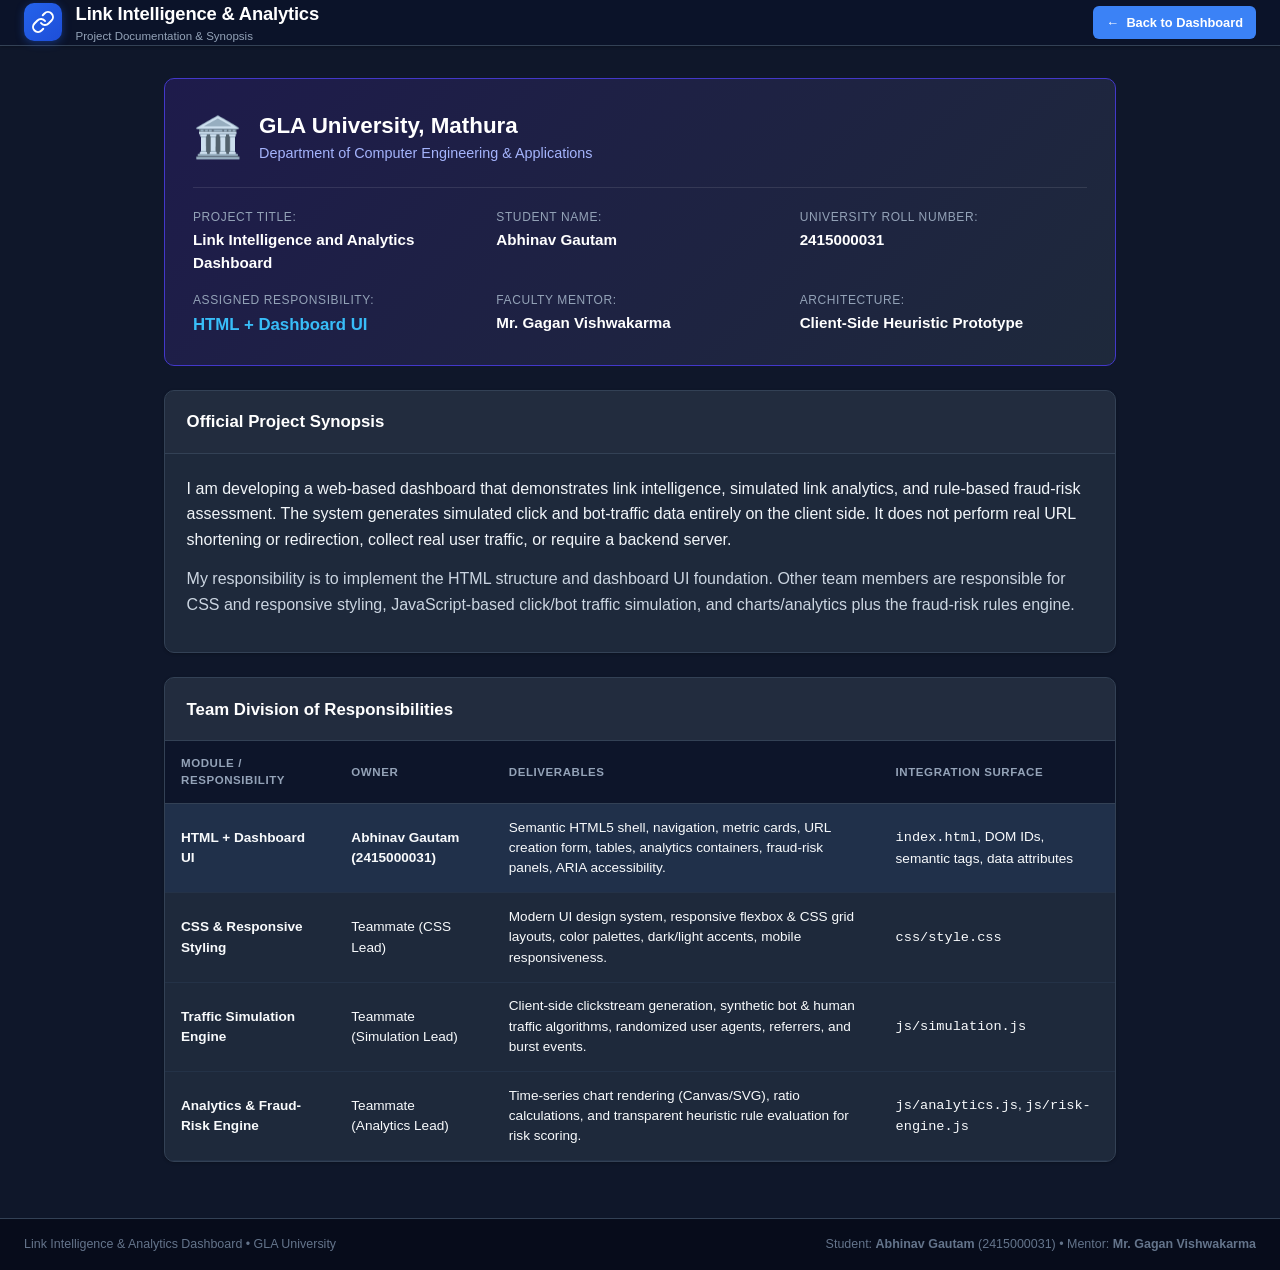
<file: about.html>
<!DOCTYPE html>
<html lang="en">
<head>
  <meta charset="UTF-8">
  <meta name="viewport" content="width=device-width, initial-scale=1.0">
  <title>About Project | Link Intelligence &amp; Analytics Dashboard</title>
  <link rel="stylesheet" href="css/style.css">
  <link rel="icon" href="data:image/svg+xml,<svg xmlns='http://www.w3.org/2000/svg' viewBox='0 0 24 24' fill='%232563eb'><path d='M3.9 12c0-1.71 1.39-3.1 3.1-3.1h4V7H7c-2.76 0-5 2.24-5 5s2.24 5 5 5h4v-1.9H7c-1.71 0-3.1-1.39-3.1-3.1zM8 13h8v-2H8v2zm9-6h-4v1.9h4c1.71 0 3.1 1.39 3.1 3.1s-1.39 3.1-3.1 3.1h-4V17h4c2.76 0 5-2.24 5-5s-2.24-5-5-5z'/></svg>">
</head>
<body class="dashboard-body">

  <header class="app-header">
    <div class="header-left">
      <a href="index.html" class="brand-link">
        <div class="brand-icon" aria-hidden="true">
          <svg width="24" height="24" viewBox="0 0 24 24" fill="none" stroke="currentColor" stroke-width="2" stroke-linecap="round" stroke-linejoin="round">
            <path d="M10 13a5 5 0 0 0 7.54.54l3-3a5 5 0 0 0-7.07-7.07l-1.72 1.71"></path>
            <path d="M14 11a5 5 0 0 0-7.54-.54l-3 3a5 5 0 0 0 7.07 7.07l1.71-1.71"></path>
          </svg>
        </div>
        <div class="brand-text">
          <h1 class="brand-title">Link Intelligence &amp; Analytics</h1>
          <span class="brand-subtitle">Project Documentation &amp; Synopsis</span>
        </div>
      </a>
    </div>
    <div class="header-right">
      <a href="index.html" class="btn btn-primary btn-sm">
        <span class="btn-icon">←</span> Back to Dashboard
      </a>
    </div>
  </header>

  <main class="standalone-container">
    
    <!-- Academic Header -->
    <div class="academic-hero-card">
      <div class="uni-brand-header">
        <div class="uni-logo-placeholder" aria-hidden="true">🏛️</div>
        <div class="uni-text">
          <h2 class="uni-name">GLA University, Mathura</h2>
          <p class="uni-dept">Department of Computer Engineering &amp; Applications</p>
        </div>
      </div>
      <div class="academic-details-grid">
        <div class="cred-item">
          <span class="cred-label">Project Title:</span>
          <strong class="cred-value">Link Intelligence and Analytics Dashboard</strong>
        </div>
        <div class="cred-item">
          <span class="cred-label">Student Name:</span>
          <strong class="cred-value">Abhinav Gautam</strong>
        </div>
        <div class="cred-item">
          <span class="cred-label">University Roll Number:</span>
          <strong class="cred-value">2415000031</strong>
        </div>
        <div class="cred-item">
          <span class="cred-label">Assigned Responsibility:</span>
          <strong class="cred-value highlight">HTML + Dashboard UI</strong>
        </div>
        <div class="cred-item">
          <span class="cred-label">Faculty Mentor:</span>
          <strong class="cred-value">Mr. Gagan Vishwakarma</strong>
        </div>
        <div class="cred-item">
          <span class="cred-label">Architecture:</span>
          <strong class="cred-value">Client-Side Heuristic Prototype</strong>
        </div>
      </div>
    </div>

    <!-- Official Synopsis Card -->
    <div class="card info-card mt-4">
      <div class="card-header">
        <h3 class="card-title">Official Project Synopsis</h3>
      </div>
      <div class="card-body synopsis-body">
        <p class="lead-text">
          I am developing a web-based dashboard that demonstrates link intelligence, simulated link analytics, and rule-based fraud-risk assessment. The system generates simulated click and bot-traffic data entirely on the client side. It does not perform real URL shortening or redirection, collect real user traffic, or require a backend server.
        </p>
        <p>
          My responsibility is to implement the HTML structure and dashboard UI foundation. Other team members are responsible for CSS and responsive styling, JavaScript-based click/bot traffic simulation, and charts/analytics plus the fraud-risk rules engine.
        </p>
      </div>
    </div>

    <!-- Team Division of Responsibilities -->
    <div class="card info-card mt-4">
      <div class="card-header">
        <h3 class="card-title">Team Division of Responsibilities</h3>
      </div>
      <div class="card-body p-0">
        <div class="table-responsive">
          <table class="data-table">
            <thead>
              <tr>
                <th>Module / Responsibility</th>
                <th>Owner</th>
                <th>Deliverables</th>
                <th>Integration Surface</th>
              </tr>
            </thead>
            <tbody>
              <tr class="highlight-my-row">
                <td><strong>HTML + Dashboard UI</strong></td>
                <td><strong>Abhinav Gautam (2415000031)</strong></td>
                <td>Semantic HTML5 shell, navigation, metric cards, URL creation form, tables, analytics containers, fraud-risk panels, ARIA accessibility.</td>
                <td><code>index.html</code>, DOM IDs, semantic tags, data attributes</td>
              </tr>
              <tr>
                <td><strong>CSS &amp; Responsive Styling</strong></td>
                <td>Teammate (CSS Lead)</td>
                <td>Modern UI design system, responsive flexbox &amp; CSS grid layouts, color palettes, dark/light accents, mobile responsiveness.</td>
                <td><code>css/style.css</code></td>
              </tr>
              <tr>
                <td><strong>Traffic Simulation Engine</strong></td>
                <td>Teammate (Simulation Lead)</td>
                <td>Client-side clickstream generation, synthetic bot &amp; human traffic algorithms, randomized user agents, referrers, and burst events.</td>
                <td><code>js/simulation.js</code></td>
              </tr>
              <tr>
                <td><strong>Analytics &amp; Fraud-Risk Engine</strong></td>
                <td>Teammate (Analytics Lead)</td>
                <td>Time-series chart rendering (Canvas/SVG), ratio calculations, and transparent heuristic rule evaluation for risk scoring.</td>
                <td><code>js/analytics.js</code>, <code>js/risk-engine.js</code></td>
              </tr>
            </tbody>
          </table>
        </div>
      </div>
    </div>

  </main>

  <footer class="app-footer mt-5">
    <div class="footer-container">
      <div class="footer-left">
        <span>Link Intelligence &amp; Analytics Dashboard • GLA University</span>
      </div>
      <div class="footer-right">
        <span>Student: <strong>Abhinav Gautam</strong> (2415000031) • Mentor: <strong>Mr. Gagan Vishwakarma</strong></span>
      </div>
    </div>
  </footer>

</body>
</html>
</file>
<file: css/style.css>
/* ==========================================================================
   Link Intelligence & Analytics Dashboard — Primary Stylesheet
   Academic Project: GLA University, Mathura
   Department: Computer Engineering & Applications
   Student Module: HTML + Dashboard UI Foundation (Abhinav Gautam, Roll: 2415000031)
   Teammate Integration: CSS & Responsive Styling Module
   ========================================================================== */

/* --------------------------------------------------------------------------
   1. Design Tokens & CSS Custom Properties
   -------------------------------------------------------------------------- */
:root {
  /* Color Palette */
  --color-bg-app: #0f172a;
  --color-bg-surface: #1e293b;
  --color-bg-surface-elevated: #334155;
  --color-bg-card: #1e293b;
  --color-border: #334155;
  --color-border-subtle: #243247;
  
  /* Text Colors */
  --color-text-main: #f8fafc;
  --color-text-muted: #94a3b8;
  --color-text-dim: #64748b;
  
  /* Brand & Accents */
  --color-primary: #3b82f6;
  --color-primary-hover: #2563eb;
  --color-primary-light: rgba(59, 130, 246, 0.12);
  --color-secondary: #475569;
  --color-secondary-hover: #64748b;

  /* Status Colors */
  --color-success: #10b981;
  --color-success-bg: rgba(16, 185, 129, 0.12);
  --color-warning: #f59e0b;
  --color-warning-bg: rgba(245, 158, 11, 0.12);
  --color-danger: #ef4444;
  --color-danger-bg: rgba(239, 68, 68, 0.12);
  --color-info: #0ea5e9;
  --color-info-bg: rgba(14, 165, 233, 0.12);

  /* Dimensions */
  --header-height: 70px;
  --sidebar-width: 260px;
  --sidebar-collapsed-width: 0px;
  --border-radius-sm: 6px;
  --border-radius-md: 10px;
  --border-radius-lg: 14px;
  --shadow-sm: 0 1px 3px rgba(0, 0, 0, 0.25);
  --shadow-md: 0 4px 12px rgba(0, 0, 0, 0.3);
  --shadow-lg: 0 10px 25px rgba(0, 0, 0, 0.4);

  /* Typography */
  --font-family: -apple-system, BlinkMacSystemFont, "Segoe UI", Roboto, "Helvetica Neue", Arial, sans-serif;
  --font-mono: ui-monospace, SFMono-Regular, Menlo, Monaco, Consolas, "Liberation Mono", "Courier New", monospace;
  --transition-fast: 0.18s ease-in-out;
  --transition-normal: 0.25s ease-in-out;
}

/* --------------------------------------------------------------------------
   2. Reset & Base Styles
   -------------------------------------------------------------------------- */
*, *::before, *::after {
  box-sizing: border-box;
  margin: 0;
  padding: 0;
}

html, body {
  height: 100%;
}

body.dashboard-body {
  font-family: var(--font-family);
  background-color: var(--color-bg-app);
  color: var(--color-text-main);
  line-height: 1.5;
  display: flex;
  flex-direction: column;
  min-height: 100vh;
  -webkit-font-smoothing: antialiased;
}

a {
  color: var(--color-primary);
  text-decoration: none;
  transition: color var(--transition-fast);
}

a:hover {
  color: #60a5fa;
}

button, input, select {
  font-family: inherit;
  font-size: 0.95rem;
}

/* --------------------------------------------------------------------------
   3. Application Header
   -------------------------------------------------------------------------- */
.app-header {
  height: var(--header-height);
  background-color: #0b1329;
  border-bottom: 1px solid var(--color-border);
  display: flex;
  align-items: center;
  justify-content: space-between;
  padding: 0 1.5rem;
  position: sticky;
  top: 0;
  z-index: 50;
  box-shadow: var(--shadow-sm);
}

.header-left {
  display: flex;
  align-items: center;
  gap: 1rem;
}

.sidebar-toggle-btn {
  background: transparent;
  border: 1px solid var(--color-border);
  color: var(--color-text-muted);
  font-size: 1.25rem;
  padding: 0.35rem 0.6rem;
  border-radius: var(--border-radius-sm);
  cursor: pointer;
  display: flex;
  align-items: center;
  justify-content: center;
  transition: all var(--transition-fast);
}

.sidebar-toggle-btn:hover {
  color: var(--color-text-main);
  background-color: var(--color-bg-surface);
}

.brand-container, .brand-link {
  display: flex;
  align-items: center;
  gap: 0.85rem;
  color: inherit;
}

.brand-icon {
  width: 38px;
  height: 38px;
  background: linear-gradient(135deg, #2563eb, #1d4ed8);
  border-radius: var(--border-radius-md);
  display: flex;
  align-items: center;
  justify-content: center;
  color: #ffffff;
  box-shadow: 0 2px 8px rgba(37, 99, 235, 0.4);
}

.brand-title {
  font-size: 1.15rem;
  font-weight: 700;
  letter-spacing: -0.01em;
  color: #ffffff;
  margin: 0;
}

.brand-subtitle {
  font-size: 0.72rem;
  color: var(--color-text-muted);
  display: block;
}

.header-center {
  display: flex;
  align-items: center;
  gap: 0.75rem;
}

.demo-badge-pill {
  display: flex;
  align-items: center;
  gap: 0.5rem;
  background-color: rgba(14, 165, 233, 0.12);
  border: 1px solid rgba(14, 165, 233, 0.3);
  color: #38bdf8;
  padding: 0.3rem 0.8rem;
  border-radius: 9999px;
  font-size: 0.78rem;
  font-weight: 600;
  letter-spacing: 0.02em;
}

.pulse-dot {
  width: 8px;
  height: 8px;
  background-color: #38bdf8;
  border-radius: 50%;
  box-shadow: 0 0 8px #38bdf8;
  animation: pulse-animation 2s infinite;
}

@keyframes pulse-animation {
  0% { transform: scale(0.95); opacity: 0.8; }
  50% { transform: scale(1.25); opacity: 1; }
  100% { transform: scale(0.95); opacity: 0.8; }
}

.academic-chip {
  background-color: rgba(148, 163, 184, 0.1);
  border: 1px solid var(--color-border);
  color: var(--color-text-muted);
  padding: 0.3rem 0.75rem;
  border-radius: 9999px;
  font-size: 0.76rem;
  display: flex;
  align-items: center;
  gap: 0.4rem;
}

.chip-sep {
  opacity: 0.4;
}

.chip-val {
  color: #f1f5f9;
  font-family: var(--font-mono);
}

.header-right {
  display: flex;
  align-items: center;
}

.quick-simulation-actions {
  display: flex;
  align-items: center;
  gap: 0.5rem;
}

/* --------------------------------------------------------------------------
   4. Buttons & Interactive Controls
   -------------------------------------------------------------------------- */
.btn {
  display: inline-flex;
  align-items: center;
  justify-content: center;
  gap: 0.45rem;
  padding: 0.55rem 1.1rem;
  border-radius: var(--border-radius-sm);
  font-weight: 600;
  font-size: 0.88rem;
  cursor: pointer;
  border: 1px solid transparent;
  transition: all var(--transition-fast);
  white-space: nowrap;
}

.btn-primary {
  background-color: var(--color-primary);
  color: #ffffff;
}

.btn-primary:hover {
  background-color: var(--color-primary-hover);
  box-shadow: 0 2px 8px rgba(59, 130, 246, 0.4);
}

.btn-secondary {
  background-color: var(--color-bg-surface);
  color: var(--color-text-main);
  border-color: var(--color-border);
}

.btn-secondary:hover {
  background-color: var(--color-bg-surface-elevated);
  border-color: #475569;
}

.btn-danger {
  background-color: var(--color-danger);
  color: #ffffff;
}

.btn-danger:hover {
  background-color: #dc2626;
}

.btn-sm {
  padding: 0.35rem 0.75rem;
  font-size: 0.8rem;
}

.btn-action-sm {
  background-color: var(--color-bg-surface);
  border: 1px solid var(--color-border);
  color: var(--color-text-main);
  padding: 0.35rem 0.7rem;
  border-radius: var(--border-radius-sm);
  font-size: 0.78rem;
  font-weight: 600;
  cursor: pointer;
  display: flex;
  align-items: center;
  gap: 0.35rem;
  transition: all var(--transition-fast);
}

.btn-burst:hover {
  background-color: rgba(59, 130, 246, 0.2);
  border-color: var(--color-primary);
  color: #93c5fd;
}

.btn-bot-spike:hover {
  background-color: rgba(245, 158, 11, 0.2);
  border-color: var(--color-warning);
  color: #fcd34d;
}

.btn-reset:hover {
  background-color: rgba(239, 68, 68, 0.2);
  border-color: var(--color-danger);
  color: #fca5a5;
}

/* --------------------------------------------------------------------------
   5. App Layout: Sidebar + Main Content
   -------------------------------------------------------------------------- */
.app-layout {
  display: flex;
  flex: 1;
  position: relative;
  overflow: hidden;
}

/* Sidebar */
.app-sidebar {
  width: var(--sidebar-width);
  background-color: #0b1329;
  border-right: 1px solid var(--color-border);
  flex-shrink: 0;
  display: flex;
  flex-direction: column;
  transition: margin-left var(--transition-normal);
  overflow-y: auto;
}

.app-sidebar.collapsed {
  margin-left: calc(-1 * var(--sidebar-width));
}

.sidebar-inner {
  padding: 1.25rem 1rem;
  display: flex;
  flex-direction: column;
  gap: 1.5rem;
  height: 100%;
}

.sidebar-section-title {
  font-size: 0.7rem;
  text-transform: uppercase;
  letter-spacing: 0.08em;
  color: var(--color-text-dim);
  font-weight: 700;
  padding: 0 0.5rem;
}

.nav-list {
  list-style: none;
  display: flex;
  flex-direction: column;
  gap: 0.35rem;
}

.nav-link {
  display: flex;
  align-items: center;
  gap: 0.8rem;
  padding: 0.65rem 0.85rem;
  border-radius: var(--border-radius-sm);
  color: var(--color-text-muted);
  font-size: 0.9rem;
  font-weight: 500;
  transition: all var(--transition-fast);
}

.nav-link:hover {
  color: #ffffff;
  background-color: rgba(255, 255, 255, 0.05);
}

.nav-link.active {
  background-color: rgba(59, 130, 246, 0.15);
  color: #60a5fa;
  border-left: 3px solid var(--color-primary);
  font-weight: 600;
}

.nav-icon {
  font-size: 1.1rem;
  width: 22px;
  display: inline-block;
  text-align: center;
}

.nav-badge {
  margin-left: auto;
  font-size: 0.7rem;
  padding: 0.15rem 0.5rem;
  border-radius: 9999px;
  font-weight: 700;
  text-transform: uppercase;
}

.nav-badge.risk-indicator-pill {
  background-color: var(--color-success-bg);
  color: var(--color-success);
  border: 1px solid rgba(16, 185, 129, 0.3);
}

.nav-badge.risk-indicator-pill.medium {
  background-color: var(--color-warning-bg);
  color: var(--color-warning);
  border-color: rgba(245, 158, 11, 0.3);
}

.nav-badge.risk-indicator-pill.high {
  background-color: var(--color-danger-bg);
  color: var(--color-danger);
  border-color: rgba(239, 68, 68, 0.3);
}

/* Sidebar Academic Attribution Card */
.sidebar-academic-card {
  margin-top: auto;
  background-color: rgba(30, 41, 59, 0.7);
  border: 1px solid var(--color-border);
  border-radius: var(--border-radius-md);
  padding: 0.85rem;
}

.academic-card-header {
  margin-bottom: 0.5rem;
}

.academic-badge-tag {
  background-color: rgba(59, 130, 246, 0.15);
  color: #60a5fa;
  font-size: 0.68rem;
  font-weight: 700;
  text-transform: uppercase;
  padding: 0.15rem 0.45rem;
  border-radius: 4px;
  letter-spacing: 0.05em;
}

.academic-info-block {
  display: flex;
  flex-direction: column;
  gap: 0.3rem;
  font-size: 0.78rem;
}

.info-row {
  display: flex;
  justify-content: space-between;
  align-items: center;
}

.info-label {
  color: var(--color-text-dim);
}

.info-value {
  color: var(--color-text-main);
  font-weight: 500;
}

.info-value.highlight {
  color: #38bdf8;
  font-weight: 600;
}

.sidebar-status-box {
  background-color: #070d1e;
  border: 1px solid var(--color-border-subtle);
  border-radius: var(--border-radius-sm);
  padding: 0.65rem 0.75rem;
}

.status-indicator-line {
  display: flex;
  align-items: center;
  gap: 0.45rem;
  font-size: 0.75rem;
  color: var(--color-text-main);
}

.status-dot {
  width: 7px;
  height: 7px;
  border-radius: 50%;
}

.status-dot.green {
  background-color: var(--color-success);
  box-shadow: 0 0 6px var(--color-success);
}

.status-note {
  font-size: 0.68rem;
  color: var(--color-text-dim);
  margin-top: 0.25rem;
}

/* --------------------------------------------------------------------------
   6. Main Content Area & Sections
   -------------------------------------------------------------------------- */
.dashboard-main {
  flex: 1;
  padding: 1.5rem 2rem 3rem;
  overflow-y: auto;
  background-color: var(--color-bg-app);
}

.dashboard-section {
  display: none;
  animation: fadeIn 0.25s ease-in-out;
}

.dashboard-section.active {
  display: block;
}

@keyframes fadeIn {
  from { opacity: 0; transform: translateY(6px); }
  to { opacity: 1; transform: translateY(0); }
}

/* Demo Notice Banner */
.demo-notice-banner {
  display: flex;
  align-items: center;
  gap: 1rem;
  background-color: rgba(14, 165, 233, 0.08);
  border: 1px solid rgba(14, 165, 233, 0.25);
  border-radius: var(--border-radius-md);
  padding: 0.85rem 1.25rem;
  margin-bottom: 1.5rem;
  font-size: 0.85rem;
  color: #bae6fd;
}

.banner-icon {
  font-size: 1.25rem;
  flex-shrink: 0;
}

.banner-content {
  flex: 1;
}

.banner-dismiss {
  background: transparent;
  border: none;
  color: #7dd3fc;
  cursor: pointer;
  font-size: 1rem;
  padding: 0.2rem 0.4rem;
  border-radius: 4px;
}

.banner-dismiss:hover {
  background-color: rgba(14, 165, 233, 0.2);
}

/* Section Header */
.section-header {
  display: flex;
  align-items: flex-start;
  justify-content: space-between;
  margin-bottom: 1.5rem;
  gap: 1rem;
  flex-wrap: wrap;
}

.section-title {
  font-size: 1.45rem;
  font-weight: 700;
  color: #ffffff;
  letter-spacing: -0.01em;
}

.section-description {
  font-size: 0.85rem;
  color: var(--color-text-muted);
  margin-top: 0.2rem;
}

.section-actions {
  display: flex;
  align-items: center;
  gap: 0.6rem;
}

/* --------------------------------------------------------------------------
   7. Metric Summary Cards Grid
   -------------------------------------------------------------------------- */
.metrics-grid {
  display: grid;
  grid-template-columns: repeat(auto-fit, minmax(220px, 1fr));
  gap: 1.25rem;
  margin-bottom: 1.75rem;
}

.metric-card {
  background-color: var(--color-bg-card);
  border: 1px solid var(--color-border);
  border-radius: var(--border-radius-md);
  padding: 1.25rem;
  display: flex;
  flex-direction: column;
  justify-content: space-between;
  box-shadow: var(--shadow-sm);
  transition: transform var(--transition-fast), border-color var(--transition-fast);
}

.metric-card:hover {
  border-color: #475569;
  transform: translateY(-2px);
}

.metric-card-header {
  display: flex;
  justify-content: space-between;
  align-items: center;
  margin-bottom: 0.65rem;
}

.metric-title {
  font-size: 0.8rem;
  font-weight: 600;
  color: var(--color-text-muted);
  text-transform: uppercase;
  letter-spacing: 0.04em;
}

.metric-icon {
  font-size: 1.15rem;
}

.metric-value-container {
  display: flex;
  align-items: baseline;
  justify-content: space-between;
  gap: 0.5rem;
  margin-bottom: 0.65rem;
}

.metric-value {
  font-size: 1.85rem;
  font-weight: 700;
  color: #ffffff;
  font-family: var(--font-family);
  letter-spacing: -0.02em;
}

.metric-trend {
  font-size: 0.78rem;
  font-weight: 600;
  padding: 0.15rem 0.45rem;
  border-radius: 4px;
}

.metric-trend.positive {
  background-color: var(--color-success-bg);
  color: var(--color-success);
}

.metric-pill {
  font-size: 0.75rem;
  font-weight: 600;
  padding: 0.2rem 0.55rem;
  border-radius: 9999px;
}

.pill-human {
  background-color: rgba(37, 99, 235, 0.15);
  color: #60a5fa;
  border: 1px solid rgba(59, 130, 246, 0.3);
}

.pill-bot {
  background-color: rgba(245, 158, 11, 0.15);
  color: #fbbf24;
  border: 1px solid rgba(245, 158, 11, 0.3);
}

.status-tag {
  font-size: 0.75rem;
  font-weight: 600;
  padding: 0.2rem 0.5rem;
  border-radius: 4px;
}

.status-normal {
  background-color: var(--color-success-bg);
  color: var(--color-success);
}

.status-warning {
  background-color: var(--color-warning-bg);
  color: var(--color-warning);
}

.status-danger {
  background-color: var(--color-danger-bg);
  color: var(--color-danger);
}

/* Progress Meter */
.metric-meter-container {
  margin-bottom: 0.4rem;
}

.meter-bar-track {
  width: 100%;
  height: 7px;
  background-color: #0f172a;
  border-radius: 9999px;
  overflow: hidden;
  margin-bottom: 0.3rem;
}

.meter-bar-fill {
  height: 100%;
  transition: width 0.4s ease;
  border-radius: 9999px;
}

.fill-normal {
  background: linear-gradient(90deg, #10b981, #3b82f6);
}

.fill-warning {
  background: linear-gradient(90deg, #3b82f6, #f59e0b);
}

.fill-danger {
  background: linear-gradient(90deg, #f59e0b, #ef4444);
}

.meter-labels {
  display: flex;
  justify-content: space-between;
  font-size: 0.65rem;
  color: var(--color-text-dim);
}

.metric-chip {
  font-size: 0.72rem;
  color: #94a3b8;
  background-color: rgba(255, 255, 255, 0.06);
  padding: 0.15rem 0.5rem;
  border-radius: 4px;
}

.metric-badge-risk {
  font-size: 0.85rem;
  font-weight: 700;
  padding: 0.25rem 0.75rem;
  border-radius: 9999px;
  letter-spacing: 0.03em;
}

.risk-low {
  background-color: var(--color-success-bg);
  color: var(--color-success);
  border: 1px solid rgba(16, 185, 129, 0.3);
}

.risk-medium {
  background-color: var(--color-warning-bg);
  color: var(--color-warning);
  border: 1px solid rgba(245, 158, 11, 0.3);
}

.risk-high {
  background-color: var(--color-danger-bg);
  color: var(--color-danger);
  border: 1px solid rgba(239, 68, 68, 0.3);
}

.metric-score {
  font-size: 0.78rem;
  color: var(--color-text-muted);
  font-family: var(--font-mono);
}

.metric-card-footer {
  border-top: 1px solid var(--color-border-subtle);
  padding-top: 0.65rem;
  margin-top: 0.25rem;
}

.metric-subtext {
  font-size: 0.72rem;
  color: var(--color-text-dim);
  line-height: 1.35;
  display: block;
}

/* --------------------------------------------------------------------------
   8. Cards & Visualization Panels
   -------------------------------------------------------------------------- */
.card {
  background-color: var(--color-bg-card);
  border: 1px solid var(--color-border);
  border-radius: var(--border-radius-md);
  margin-bottom: 1.5rem;
  box-shadow: var(--shadow-sm);
  overflow: hidden;
}

.card-header {
  padding: 1.15rem 1.35rem;
  border-bottom: 1px solid var(--color-border);
  display: flex;
  align-items: center;
  justify-content: space-between;
  flex-wrap: wrap;
  gap: 0.75rem;
  background-color: rgba(255, 255, 255, 0.015);
}

.card-title {
  font-size: 1.05rem;
  font-weight: 600;
  color: #ffffff;
  margin: 0;
}

.card-subtitle {
  font-size: 0.78rem;
  color: var(--color-text-muted);
  display: block;
  margin-top: 0.15rem;
}

.card-body {
  padding: 1.35rem;
}

.card-body.p-0 {
  padding: 0;
}

.overview-visuals-grid {
  display: grid;
  grid-template-columns: 3fr 2fr;
  gap: 1.25rem;
  margin-bottom: 1.5rem;
}

.legend-group {
  display: flex;
  gap: 1rem;
  font-size: 0.8rem;
  color: var(--color-text-muted);
}

.legend-item {
  display: flex;
  align-items: center;
  gap: 0.4rem;
}

.legend-color {
  width: 10px;
  height: 10px;
  border-radius: 2px;
}

.legend-blue { background-color: #3b82f6; }
.legend-amber { background-color: #f59e0b; }

.chart-container {
  position: relative;
  width: 100%;
  display: flex;
  justify-content: center;
  align-items: center;
  min-height: 200px;
}

.responsive-chart-canvas {
  width: 100% !important;
  max-width: 100%;
  height: auto !important;
  display: block;
}

/* Donut Composition Visualizer */
.composition-wrapper {
  display: flex;
  align-items: center;
  gap: 1.5rem;
}

.donut-chart-box {
  width: 140px;
  height: 140px;
  flex-shrink: 0;
}

.donut-svg {
  width: 100%;
  height: 100%;
  transform: rotate(-9deg);
}

.donut-center-val {
  fill: #ffffff;
  font-size: 1.2rem;
  font-weight: 700;
  font-family: var(--font-family);
  transform: rotate(9deg);
  transform-origin: 80px 80px;
}

.donut-center-lbl {
  fill: var(--color-text-muted);
  font-size: 0.7rem;
  transform: rotate(9deg);
  transform-origin: 80px 80px;
}

.composition-breakdown-list {
  flex: 1;
  display: flex;
  flex-direction: column;
  gap: 0.85rem;
}

.breakdown-item {
  display: flex;
  flex-direction: column;
  gap: 0.3rem;
}

.item-header {
  display: flex;
  align-items: center;
  justify-content: space-between;
  font-size: 0.8rem;
}

.item-dot {
  width: 8px;
  height: 8px;
  border-radius: 50%;
  display: inline-block;
  margin-right: 0.4rem;
}

.dot-human { background-color: #3b82f6; }
.dot-bot { background-color: #f59e0b; }
.dot-flagged { background-color: #ef4444; }

.item-val {
  font-family: var(--font-mono);
  font-weight: 600;
  color: #ffffff;
}

.item-bar {
  width: 100%;
  height: 6px;
  background-color: #0f172a;
  border-radius: 9999px;
  overflow: hidden;
}

.item-bar-inner {
  height: 100%;
  border-radius: 9999px;
  transition: width 0.4s ease;
}

.bar-human { background-color: #3b82f6; }
.bar-bot { background-color: #f59e0b; }
.bar-flagged { background-color: #ef4444; }

/* --------------------------------------------------------------------------
   9. Link Creation & Management UI
   -------------------------------------------------------------------------- */
.creation-card {
  border-top: 3px solid var(--color-primary);
}

.card-disclaimer-pill {
  font-size: 0.75rem;
  color: #94a3b8;
  background-color: rgba(255, 255, 255, 0.05);
  padding: 0.25rem 0.65rem;
  border-radius: 9999px;
  border: 1px solid var(--color-border);
}

.link-form {
  display: flex;
  flex-direction: column;
  gap: 1.25rem;
}

.form-row {
  display: flex;
  gap: 1.25rem;
  flex-wrap: wrap;
}

.form-row-main {
  align-items: flex-start;
}

.form-group {
  display: flex;
  flex-direction: column;
  gap: 0.45rem;
}

.form-group.flex-grow {
  flex: 2;
  min-width: 280px;
}

.form-label {
  font-size: 0.85rem;
  font-weight: 600;
  color: var(--color-text-main);
}

.form-label .required {
  color: var(--color-danger);
}

.input-with-icon {
  position: relative;
  display: flex;
  align-items: center;
}

.input-icon {
  position: absolute;
  left: 0.85rem;
  font-size: 1rem;
  color: var(--color-text-dim);
  pointer-events: none;
}

.form-control, .form-select {
  width: 100%;
  background-color: #0b1329;
  border: 1px solid var(--color-border);
  color: #ffffff;
  padding: 0.6rem 0.85rem;
  border-radius: var(--border-radius-sm);
  transition: border-color var(--transition-fast), box-shadow var(--transition-fast);
}

.input-with-icon .form-control {
  padding-left: 2.4rem;
}

.form-control:focus, .form-select:focus {
  outline: none;
  border-color: var(--color-primary);
  box-shadow: 0 0 0 3px rgba(59, 130, 246, 0.25);
}

.form-control-sm, .form-select-sm {
  padding: 0.4rem 0.65rem;
  font-size: 0.82rem;
}

.form-text {
  font-size: 0.75rem;
  color: var(--color-text-dim);
}

.quick-preset-row {
  display: flex;
  align-items: center;
  gap: 0.6rem;
  flex-wrap: wrap;
  font-size: 0.8rem;
  color: var(--color-text-muted);
}

.preset-label {
  font-size: 0.75rem;
  color: var(--color-text-dim);
}

.btn-preset {
  background: rgba(255, 255, 255, 0.04);
  border: 1px solid var(--color-border);
  color: #93c5fd;
  padding: 0.25rem 0.65rem;
  border-radius: 9999px;
  font-size: 0.75rem;
  cursor: pointer;
  transition: all var(--transition-fast);
}

.btn-preset:hover {
  background: rgba(59, 130, 246, 0.15);
  border-color: var(--color-primary);
}

.form-actions-row {
  display: flex;
  gap: 0.75rem;
  margin-top: 0.5rem;
}

.feedback-alert {
  padding: 0.75rem 1rem;
  border-radius: var(--border-radius-sm);
  font-size: 0.85rem;
  margin-top: 0.75rem;
}

.feedback-alert.error {
  background-color: var(--color-danger-bg);
  border: 1px solid rgba(239, 68, 68, 0.3);
  color: #fca5a5;
}

.feedback-alert.success {
  background-color: var(--color-success-bg);
  border: 1px solid rgba(16, 185, 129, 0.3);
  color: #6ee7b7;
}

/* Generated Result Card */
.generated-result-card {
  margin-top: 1.5rem;
  background-color: #0b1329;
  border: 1px solid rgba(16, 185, 129, 0.3);
  border-radius: var(--border-radius-md);
  padding: 1.25rem;
  box-shadow: 0 4px 15px rgba(0, 0, 0, 0.35);
}

.result-header {
  display: flex;
  justify-content: space-between;
  align-items: center;
  margin-bottom: 0.85rem;
}

.result-badge-success {
  color: #34d399;
  font-weight: 600;
  font-size: 0.85rem;
}

.result-timestamp {
  font-size: 0.75rem;
  color: var(--color-text-dim);
}

.result-body {
  display: flex;
  flex-direction: column;
  gap: 0.5rem;
  margin-bottom: 1rem;
}

.result-link-display {
  display: flex;
  align-items: center;
  gap: 0.85rem;
  flex-wrap: wrap;
}

.short-url-label {
  font-size: 0.8rem;
  color: var(--color-text-muted);
}

.short-url-code {
  font-family: var(--font-mono);
  background-color: #060913;
  border: 1px solid #1e293b;
  padding: 0.35rem 0.85rem;
  border-radius: var(--border-radius-sm);
  font-size: 0.95rem;
  color: #38bdf8;
  font-weight: 600;
}

.btn-copy {
  background-color: var(--color-bg-surface);
  border: 1px solid var(--color-border);
  color: var(--color-text-main);
  padding: 0.3rem 0.65rem;
  border-radius: var(--border-radius-sm);
  font-size: 0.75rem;
  cursor: pointer;
}

.btn-copy:hover {
  background-color: var(--color-bg-surface-elevated);
}

.result-destination-display {
  font-size: 0.8rem;
  color: var(--color-text-dim);
}

.dest-url {
  color: var(--color-text-muted);
  font-family: var(--font-mono);
  word-break: break-all;
}

.result-actions-bar {
  border-top: 1px solid var(--color-border-subtle);
  padding-top: 0.85rem;
  display: flex;
  align-items: center;
  gap: 0.6rem;
  flex-wrap: wrap;
}

.action-prompt {
  font-size: 0.78rem;
  color: var(--color-text-muted);
  font-weight: 500;
}

.btn-simulate-click, .btn-simulate-bot, .btn-simulate-burst {
  background-color: var(--color-bg-surface);
  border: 1px solid var(--color-border);
  color: var(--color-text-main);
  padding: 0.35rem 0.7rem;
  border-radius: var(--border-radius-sm);
  font-size: 0.78rem;
  cursor: pointer;
  transition: all var(--transition-fast);
}

.btn-simulate-click:hover {
  background-color: rgba(59, 130, 246, 0.2);
  border-color: var(--color-primary);
  color: #93c5fd;
}

.btn-simulate-bot:hover {
  background-color: rgba(245, 158, 11, 0.2);
  border-color: var(--color-warning);
  color: #fcd34d;
}

.btn-simulate-burst:hover {
  background-color: rgba(16, 185, 129, 0.2);
  border-color: var(--color-success);
  color: #6ee7b7;
}

/* --------------------------------------------------------------------------
   10. Tables & Empty States
   -------------------------------------------------------------------------- */
.table-responsive {
  width: 100%;
  overflow-x: auto;
}

.data-table {
  width: 100%;
  border-collapse: collapse;
  font-size: 0.85rem;
  text-align: left;
}

.data-table th {
  background-color: #0d152a;
  color: var(--color-text-muted);
  font-weight: 600;
  text-transform: uppercase;
  font-size: 0.72rem;
  letter-spacing: 0.05em;
  padding: 0.85rem 1rem;
  border-bottom: 1px solid var(--color-border);
}

.data-table td {
  padding: 0.85rem 1rem;
  border-bottom: 1px solid var(--color-border-subtle);
  color: var(--color-text-main);
  vertical-align: middle;
}

.data-table tbody tr {
  transition: background-color var(--transition-fast);
}

.data-table tbody tr:hover {
  background-color: rgba(255, 255, 255, 0.025);
}

.data-table .text-right {
  text-align: right;
}

.data-table .text-center {
  text-align: center;
}

.table-controls {
  display: flex;
  gap: 0.6rem;
}

.empty-state-container {
  padding: 3rem 1.5rem;
  text-align: center;
  display: flex;
  flex-direction: column;
  align-items: center;
  gap: 0.6rem;
}

.empty-icon {
  font-size: 2.25rem;
  opacity: 0.5;
}

.empty-title {
  font-size: 1.1rem;
  font-weight: 600;
  color: #ffffff;
}

.empty-desc {
  font-size: 0.85rem;
  color: var(--color-text-muted);
  max-width: 380px;
}

/* --------------------------------------------------------------------------
   11. Deep-Dive Analytics & Insights Section
   -------------------------------------------------------------------------- */
.sub-metrics-grid {
  display: grid;
  grid-template-columns: repeat(auto-fit, minmax(200px, 1fr));
  gap: 1rem;
  margin-bottom: 1.5rem;
}

.sub-metric-card {
  background-color: var(--color-bg-card);
  border: 1px solid var(--color-border);
  border-radius: var(--border-radius-md);
  padding: 1rem;
  display: flex;
  flex-direction: column;
  gap: 0.25rem;
}

.sub-metric-label {
  font-size: 0.75rem;
  color: var(--color-text-muted);
  text-transform: uppercase;
}

.sub-metric-val {
  font-size: 1.35rem;
  font-weight: 700;
  color: #ffffff;
  font-family: var(--font-mono);
}

.sub-metric-hint {
  font-size: 0.7rem;
  color: var(--color-text-dim);
}

.analytics-charts-grid {
  display: grid;
  grid-template-columns: 2fr 1fr;
  gap: 1.25rem;
  margin-bottom: 1.5rem;
}

.time-range-toggles {
  display: flex;
  background-color: #0b1329;
  border: 1px solid var(--color-border);
  border-radius: var(--border-radius-sm);
  padding: 0.15rem;
}

.btn-time {
  background: transparent;
  border: none;
  color: var(--color-text-muted);
  font-size: 0.75rem;
  padding: 0.25rem 0.6rem;
  border-radius: 4px;
  cursor: pointer;
  transition: all var(--transition-fast);
}

.btn-time.active {
  background-color: var(--color-primary);
  color: #ffffff;
  font-weight: 600;
}

.device-list {
  display: flex;
  flex-direction: column;
  gap: 1rem;
}

.device-row {
  display: flex;
  flex-direction: column;
  gap: 0.35rem;
}

.device-info {
  display: flex;
  align-items: center;
  gap: 0.5rem;
  font-size: 0.82rem;
  color: var(--color-text-main);
}

.device-pct {
  font-size: 0.78rem;
  font-weight: 600;
  color: var(--color-text-muted);
  align-self: flex-end;
}

.device-pct.alert {
  color: #f59e0b;
}

.device-bar-track {
  width: 100%;
  height: 6px;
  background-color: #0f172a;
  border-radius: 9999px;
  overflow: hidden;
}

.device-bar-fill {
  height: 100%;
  background-color: var(--color-primary);
  border-radius: 9999px;
}

.fill-bot { background-color: var(--color-warning); }
.fill-crawler { background-color: #10b981; }

.insights-grid {
  display: grid;
  grid-template-columns: 1fr 1fr;
  gap: 1.25rem;
  margin-bottom: 1.5rem;
}

.referrer-list {
  display: flex;
  flex-direction: column;
  gap: 0.9rem;
}

.referrer-item {
  display: flex;
  flex-direction: column;
  gap: 0.35rem;
}

.referrer-meta {
  display: flex;
  justify-content: space-between;
  font-size: 0.8rem;
}

.referrer-meta .alert {
  color: #f59e0b;
}

.referrer-bar-track {
  width: 100%;
  height: 6px;
  background-color: #0f172a;
  border-radius: 9999px;
  overflow: hidden;
}

.referrer-bar-fill {
  height: 100%;
  background-color: #3b82f6;
  border-radius: 9999px;
}

.geo-table-wrapper {
  width: 100%;
  overflow-x: auto;
}

.geo-table {
  width: 100%;
  border-collapse: collapse;
  font-size: 0.82rem;
}

.geo-table th, .geo-table td {
  padding: 0.75rem 0.85rem;
  border-bottom: 1px solid var(--color-border-subtle);
}

.geo-table th {
  color: var(--color-text-muted);
  font-weight: 600;
  background-color: #0d152a;
}

.badge-status-ok {
  background-color: var(--color-success-bg);
  color: var(--color-success);
  padding: 0.15rem 0.5rem;
  border-radius: 9999px;
  font-size: 0.72rem;
  font-weight: 600;
}

.badge-status-warn {
  background-color: var(--color-warning-bg);
  color: var(--color-warning);
  padding: 0.15rem 0.5rem;
  border-radius: 9999px;
  font-size: 0.72rem;
  font-weight: 600;
}

.badge-status-danger {
  background-color: var(--color-danger-bg);
  color: var(--color-danger);
  padding: 0.15rem 0.5rem;
  border-radius: 9999px;
  font-size: 0.72rem;
  font-weight: 600;
}

/* --------------------------------------------------------------------------
   12. Fraud & Risk Section UI
   -------------------------------------------------------------------------- */
.risk-hero-card {
  background: linear-gradient(135deg, #0e1e38 0%, #172554 100%);
  border: 1px solid rgba(59, 130, 246, 0.3);
  border-radius: var(--border-radius-md);
  padding: 1.5rem 1.75rem;
  margin-bottom: 1.5rem;
  box-shadow: var(--shadow-md);
}

.risk-score-display {
  display: flex;
  align-items: center;
  gap: 2rem;
  flex-wrap: wrap;
}

.risk-score-circle {
  width: 110px;
  height: 110px;
  border-radius: 50%;
  border: 4px solid var(--color-success);
  background-color: rgba(16, 185, 129, 0.1);
  display: flex;
  flex-direction: column;
  align-items: center;
  justify-content: center;
  flex-shrink: 0;
  box-shadow: 0 0 15px rgba(16, 185, 129, 0.2);
}

.score-number {
  font-size: 2.2rem;
  font-weight: 800;
  color: #ffffff;
  line-height: 1;
  font-family: var(--font-mono);
}

.score-denom {
  font-size: 0.75rem;
  color: var(--color-text-muted);
}

.risk-status-info {
  flex: 1;
}

.status-badge-row {
  display: flex;
  align-items: center;
  gap: 0.85rem;
  margin-bottom: 0.6rem;
}

.risk-badge-lg {
  font-size: 0.95rem;
  font-weight: 800;
  padding: 0.35rem 0.9rem;
  border-radius: 9999px;
  letter-spacing: 0.05em;
}

.engine-tag {
  font-size: 0.75rem;
  color: #93c5fd;
  background-color: rgba(59, 130, 246, 0.15);
  border: 1px solid rgba(59, 130, 246, 0.3);
  padding: 0.2rem 0.6rem;
  border-radius: 4px;
}

.risk-summary-text {
  font-size: 0.88rem;
  color: #cbd5e1;
  line-height: 1.5;
  max-width: 680px;
}

.rules-grid {
  display: grid;
  grid-template-columns: repeat(auto-fit, minmax(240px, 1fr));
  gap: 1.25rem;
}

.rule-card {
  background-color: #0b1329;
  border: 1px solid var(--color-border);
  border-radius: var(--border-radius-sm);
  padding: 1.15rem;
  display: flex;
  flex-direction: column;
  gap: 0.5rem;
}

.rule-header {
  display: flex;
  justify-content: space-between;
  align-items: center;
}

.rule-tag {
  font-size: 0.72rem;
  font-weight: 700;
  color: var(--color-text-dim);
  text-transform: uppercase;
}

.rule-status-badge {
  font-size: 0.7rem;
  font-weight: 700;
  padding: 0.15rem 0.5rem;
  border-radius: 4px;
}

.status-pass {
  background-color: var(--color-success-bg);
  color: var(--color-success);
}

.status-warn {
  background-color: var(--color-warning-bg);
  color: var(--color-warning);
}

.status-alert {
  background-color: var(--color-danger-bg);
  color: var(--color-danger);
}

.rule-title {
  font-size: 0.92rem;
  font-weight: 600;
  color: #ffffff;
  margin: 0;
}

.rule-desc {
  font-size: 0.78rem;
  color: var(--color-text-muted);
  line-height: 1.4;
}

.rule-condition {
  font-size: 0.72rem;
  color: var(--color-text-dim);
  background-color: rgba(255, 255, 255, 0.03);
  padding: 0.35rem 0.55rem;
  border-radius: 4px;
}

.rule-current-val {
  font-size: 0.8rem;
  color: #cbd5e1;
  margin-top: auto;
  border-top: 1px solid var(--color-border-subtle);
  padding-top: 0.45rem;
}

.audit-table th, .audit-table td {
  padding: 0.75rem 1rem;
}

.transparency-note {
  font-size: 0.78rem;
  color: var(--color-text-dim);
  background-color: rgba(255, 255, 255, 0.02);
  border: 1px dashed var(--color-border);
  border-radius: var(--border-radius-sm);
  padding: 0.85rem 1rem;
  margin-top: 1rem;
  line-height: 1.45;
}

/* --------------------------------------------------------------------------
   13. Academic Credentials & About UI
   -------------------------------------------------------------------------- */
.academic-hero-card {
  background: linear-gradient(135deg, #1e1b4b 0%, #1e293b 100%);
  border: 1px solid #4338ca;
  border-radius: var(--border-radius-md);
  padding: 1.75rem;
  margin-bottom: 1.5rem;
}

.uni-brand-header {
  display: flex;
  align-items: center;
  gap: 1rem;
  margin-bottom: 1.25rem;
}

.uni-logo-placeholder {
  font-size: 2.5rem;
}

.uni-name {
  font-size: 1.4rem;
  font-weight: 700;
  color: #ffffff;
}

.uni-dept {
  font-size: 0.9rem;
  color: #a5b4fc;
}

.academic-details-grid {
  display: grid;
  grid-template-columns: repeat(auto-fit, minmax(240px, 1fr));
  gap: 1rem;
  border-top: 1px solid rgba(255, 255, 255, 0.1);
  padding-top: 1.25rem;
}

.cred-item {
  display: flex;
  flex-direction: column;
  gap: 0.2rem;
}

.cred-label {
  font-size: 0.75rem;
  color: #94a3b8;
  text-transform: uppercase;
  letter-spacing: 0.05em;
}

.cred-value {
  font-size: 0.95rem;
  color: #ffffff;
}

.cred-value.highlight {
  color: #38bdf8;
  font-size: 1.05rem;
}

.synopsis-body p {
  margin-bottom: 0.85rem;
  color: #cbd5e1;
  line-height: 1.6;
}

.synopsis-body .lead-text {
  font-size: 1rem;
  color: #f1f5f9;
}

.badge-self {
  background-color: rgba(59, 130, 246, 0.2);
  color: #93c5fd;
  border: 1px solid rgba(59, 130, 246, 0.4);
  padding: 0.2rem 0.5rem;
  border-radius: 4px;
  font-weight: 700;
}

.highlight-my-row {
  background-color: rgba(59, 130, 246, 0.08);
}

.standalone-container {
  max-width: 1000px;
  margin: 2rem auto;
  padding: 0 1.5rem;
  flex: 1;
}

.mt-4 { margin-top: 1.5rem; }
.mt-5 { margin-top: 2.5rem; }

/* --------------------------------------------------------------------------
   14. Application Footer
   -------------------------------------------------------------------------- */
.app-footer {
  background-color: #070c1b;
  border-top: 1px solid var(--color-border);
  padding: 1rem 1.5rem;
  font-size: 0.78rem;
  color: var(--color-text-dim);
  margin-top: auto;
}

.footer-container {
  display: flex;
  justify-content: space-between;
  align-items: center;
  flex-wrap: wrap;
  gap: 0.75rem;
}

.footer-title {
  color: var(--color-text-muted);
  font-weight: 600;
}

.footer-sep {
  opacity: 0.4;
  margin: 0 0.35rem;
}

/* --------------------------------------------------------------------------
   15. Responsive Breakpoints
   -------------------------------------------------------------------------- */
@media (max-width: 1024px) {
  .overview-visuals-grid {
    grid-template-columns: 1fr;
  }
  
  .analytics-charts-grid {
    grid-template-columns: 1fr;
  }

  .insights-grid {
    grid-template-columns: 1fr;
  }
}

@media (max-width: 768px) {
  .app-sidebar {
    position: fixed;
    top: var(--header-height);
    bottom: 0;
    left: 0;
    z-index: 40;
    margin-left: calc(-1 * var(--sidebar-width));
  }

  .app-sidebar.mobile-open {
    margin-left: 0;
  }

  .dashboard-main {
    padding: 1rem;
  }

  .header-center {
    display: none;
  }

  .form-row-main {
    flex-direction: column;
  }

  .risk-score-display {
    flex-direction: column;
    text-align: center;
  }
}
</file>
